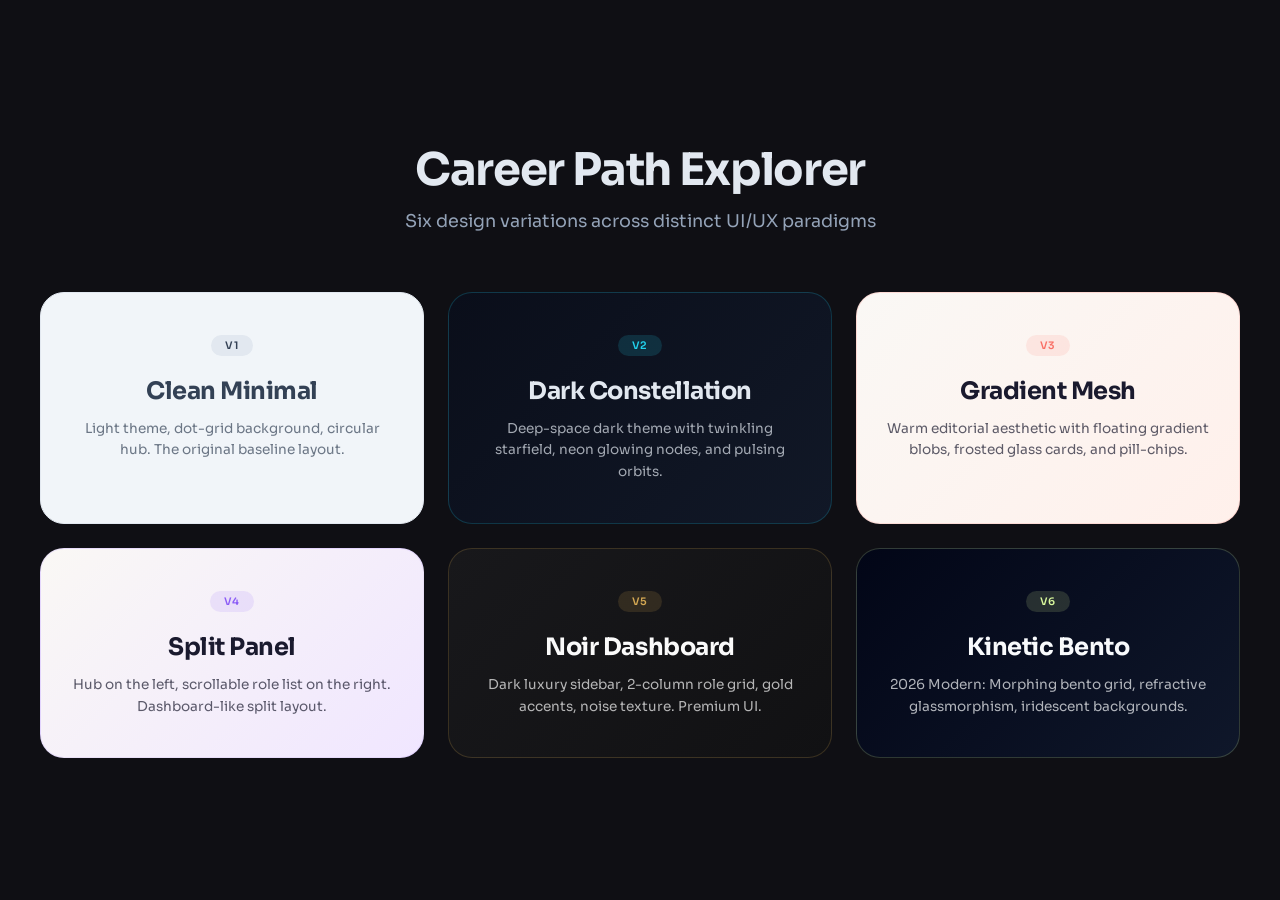
<file: index.html>
<!DOCTYPE html>
<html lang="en">
<head>
    <meta charset="UTF-8">
    <meta name="viewport" content="width=device-width, initial-scale=1.0">
    <title>Career Discovery | Project Versions</title>
    <link rel="preconnect" href="https://fonts.googleapis.com">
    <link href="https://fonts.googleapis.com/css2?family=Sora:wght@400;600;700&display=swap" rel="stylesheet">
    <link rel="stylesheet" href="style.css">
</head>
<body>
    <div class="selector-container">
        <h1>Career Path Explorer</h1>
        <p class="sub">Six design variations across distinct UI/UX paradigms</p>
        
        <div class="grid">
            <a href="https://vijay-entomo.github.io/careerpath/v1/" class="card card-v1">
                <span class="tag">V1</span>
                <h2>Clean Minimal</h2>
                <p>Light theme, dot-grid background, circular hub. The original baseline layout.</p>
            </a>
            <a href="v2/" class="card card-v2">
                <span class="tag">V2</span>
                <h2>Dark Constellation</h2>
                <p>Deep-space dark theme with twinkling starfield, neon glowing nodes, and pulsing orbits.</p>
            </a>
            <a href="v3/" class="card card-v3">
                <span class="tag">V3</span>
                <h2>Gradient Mesh</h2>
                <p>Warm editorial aesthetic with floating gradient blobs, frosted glass cards, and pill-chips.</p>
            </a>
            <a href="v4/" class="card card-v4">
                <span class="tag">V4</span>
                <h2>Split Panel</h2>
                <p>Hub on the left, scrollable role list on the right. Dashboard-like split layout.</p>
            </a>
            <a href="v5/" class="card card-v5">
                <span class="tag">V5</span>
                <h2>Noir Dashboard</h2>
                <p>Dark luxury sidebar, 2-column role grid, gold accents, noise texture. Premium UI.</p>
            </a>
            <a href="v6/" class="card card-v6">
                <span class="tag">V6</span>
                <h2>Kinetic Bento</h2>
                <p>2026 Modern: Morphing bento grid, refractive glassmorphism, iridescent backgrounds.</p>
            </a>
        </div>
    </div>
</body>
</html>
</file>
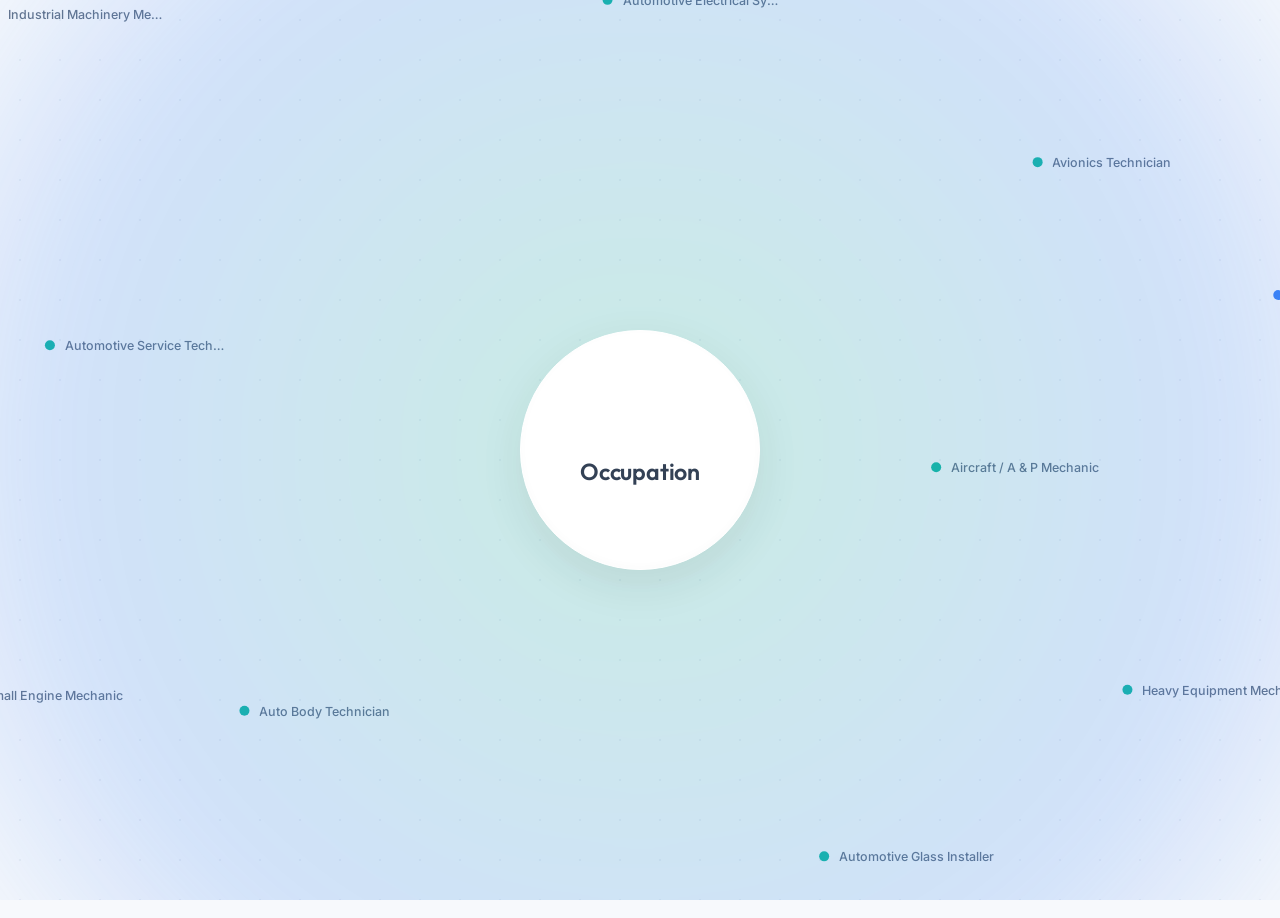
<file: v1/index.html>
<!DOCTYPE html>
<html lang="en">
<head>
    <meta charset="UTF-8">
    <meta name="viewport" content="width=device-width, initial-scale=1.0">
    <title>Career Discovery | Path Exploration</title>
    <meta name="description" content="Explore career paths and find the role that fits you best.">
    <link rel="stylesheet" href="style.css">
    <link rel="preconnect" href="https://fonts.googleapis.com">
    <link rel="preconnect" href="https://fonts.gstatic.com" crossorigin>
    <link href="https://fonts.googleapis.com/css2?family=Inter:wght@300;400;500;600&family=Outfit:wght@400;600&display=swap" rel="stylesheet">
</head>
<body>
    <div class="app-container">
        <!-- Dot Grid Background -->
        <div class="dot-grid"></div>
        
        <!-- Scene 1: Discovery Scene (Hub + Cluster) -->
        <div class="scene" id="discovery-scene">
            <div class="hub-container" id="main-hub-container">
                <div class="hub-glow"></div>
                <div class="hub" id="main-hub">
                    <div class="hub-content">
                        <!-- Back Icon Button (Hidden by default) -->
                        <div class="hub-back" id="hub-back-trigger">
                            <svg width="20" height="20" viewBox="0 0 24 24" fill="none" stroke="currentColor" stroke-width="2.5" stroke-linecap="round" stroke-linejoin="round">
                                <path d="M19 12H5M12 19l-7-7 7-7"/>
                            </svg>
                        </div>
                        <span class="hub-label">Occupation</span>
                    </div>
                </div>
            </div>
            <!-- Roles cluster injected here -->
        </div>

        <!-- Scene 2: Horizontal Path View -->
        <div class="path-view" id="path-view">
            <div class="selected-role-header">
                <div class="role-dot-large" id="path-header-dot"></div>
                <h1 id="path-role-title">Selected Role</h1>
                <p class="path-subtitle">Your unique career trajectory across 5 key progressions</p>
            </div>

            <div class="horizontal-path" id="horizontal-path">
                <!-- Milestones injected via JS -->
            </div>

            <div class="path-footer">
                <button class="explore-button" id="explore-btn">Explore</button>
                <button class="back-button" id="back-btn">Back to Selection</button>
            </div>
        </div>
    </div>
    <script src="script.js"></script>
</body>
</html>
</file>
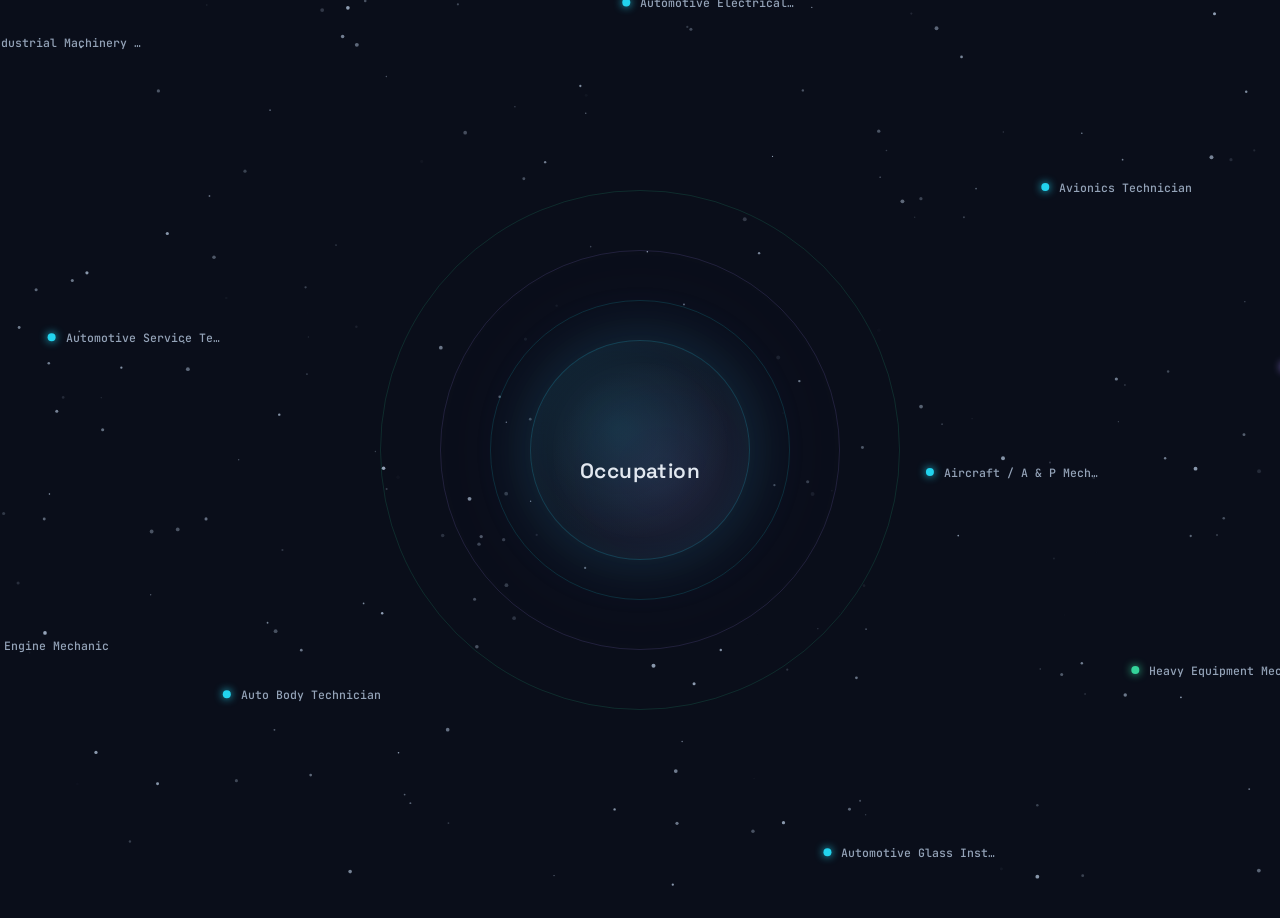
<file: v2/index.html>
<!DOCTYPE html>
<html lang="en">
<head>
    <meta charset="UTF-8">
    <meta name="viewport" content="width=device-width, initial-scale=1.0">
    <title>Career Constellation | V2</title>
    <meta name="description" content="Navigate your career constellation — discover paths in a futuristic dark interface.">
    <link rel="stylesheet" href="style.css">
    <link rel="preconnect" href="https://fonts.googleapis.com">
    <link rel="preconnect" href="https://fonts.gstatic.com" crossorigin>
    <link href="https://fonts.googleapis.com/css2?family=Space+Grotesk:wght@400;500;600;700&family=JetBrains+Mono:wght@400;500&display=swap" rel="stylesheet">
</head>
<body>
    <div class="app-container">
        <canvas id="stars-canvas"></canvas>

        <!-- Discovery Scene -->
        <div class="scene" id="discovery-scene">
            <div class="hub-container" id="main-hub-container">
                <div class="hub-ring ring-1"></div>
                <div class="hub-ring ring-2"></div>
                <div class="hub-ring ring-3"></div>
                <div class="hub" id="main-hub">
                    <div class="hub-content">
                        <div class="hub-back" id="hub-back-trigger">
                            <svg width="18" height="18" viewBox="0 0 24 24" fill="none" stroke="currentColor" stroke-width="2.5" stroke-linecap="round" stroke-linejoin="round">
                                <path d="M19 12H5M12 19l-7-7 7-7"/>
                            </svg>
                        </div>
                        <span class="hub-label">Occupation</span>
                    </div>
                </div>
            </div>
        </div>

        <!-- Path View -->
        <div class="path-view" id="path-view">
            <div class="selected-role-header">
                <div class="glow-badge" id="path-header-dot"></div>
                <h1 id="path-role-title">Selected Role</h1>
                <p class="path-subtitle">Career trajectory across 5 progression tiers</p>
            </div>
            <div class="horizontal-path" id="horizontal-path"></div>
            <div class="path-footer">
                <button class="explore-button" id="explore-btn">Explore</button>
                <button class="back-button" id="back-btn">← Back to Constellation</button>
            </div>
        </div>
    </div>
    <script src="script.js"></script>
</body>
</html>
</file>
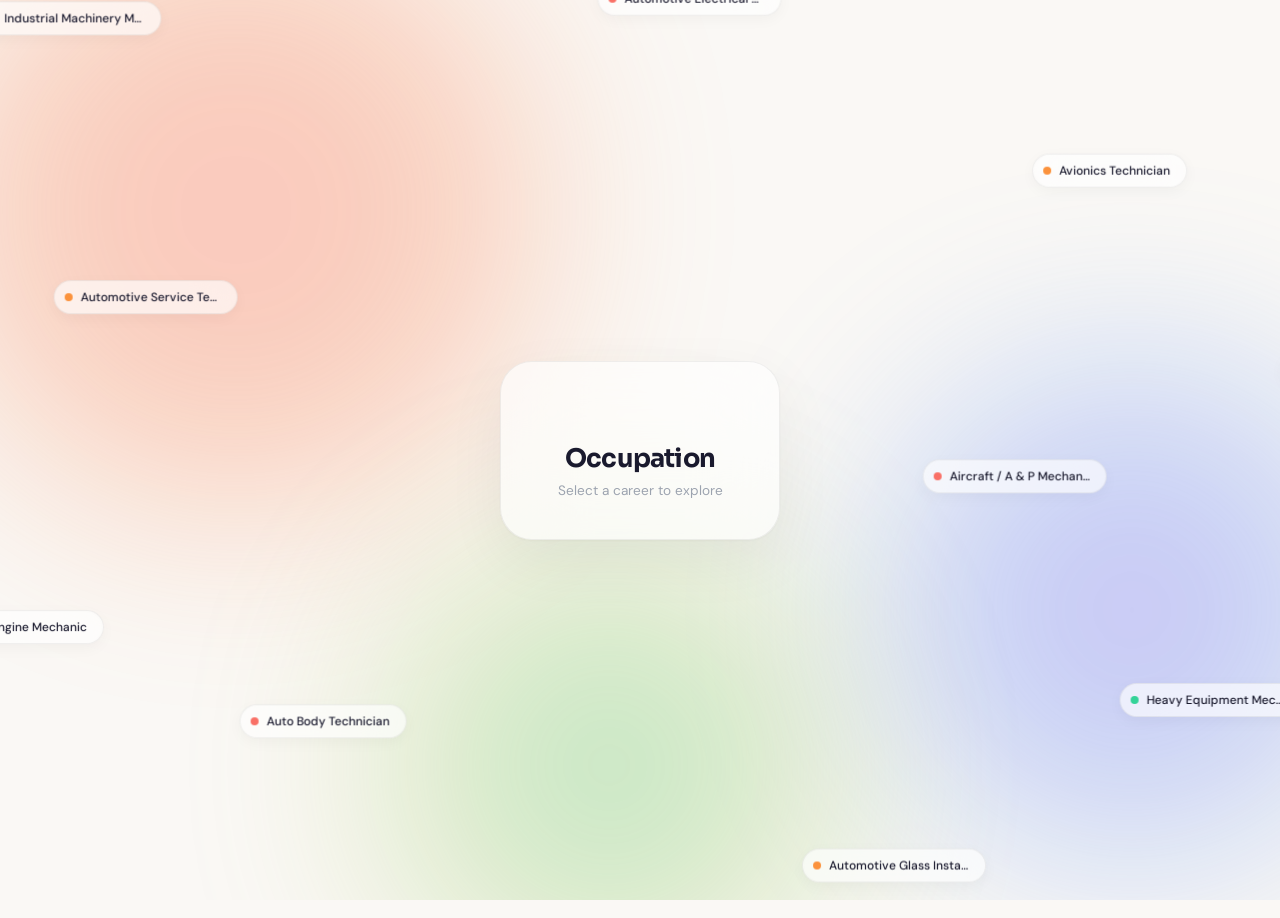
<file: v3/index.html>
<!DOCTYPE html>
<html lang="en">
<head>
    <meta charset="UTF-8">
    <meta name="viewport" content="width=device-width, initial-scale=1.0">
    <title>Career Studio | V3</title>
    <meta name="description" content="Discover careers in a premium editorial experience.">
    <link rel="stylesheet" href="style.css">
    <link rel="preconnect" href="https://fonts.googleapis.com">
    <link rel="preconnect" href="https://fonts.gstatic.com" crossorigin>
    <link href="https://fonts.googleapis.com/css2?family=Sora:wght@300;400;500;600;700&family=DM+Sans:opsz,wght@9..40,400;9..40,500;9..40,600&display=swap" rel="stylesheet">
</head>
<body>
    <div class="app-container">
        <!-- Gradient Mesh Background -->
        <div class="mesh-bg">
            <div class="mesh-blob blob-1"></div>
            <div class="mesh-blob blob-2"></div>
            <div class="mesh-blob blob-3"></div>
        </div>

        <!-- Discovery Scene -->
        <div class="scene" id="discovery-scene">
            <div class="hub-container" id="main-hub-container">
                <div class="hub" id="main-hub">
                    <div class="hub-content">
                        <div class="hub-back" id="hub-back-trigger">
                            <svg width="16" height="16" viewBox="0 0 24 24" fill="none" stroke="currentColor" stroke-width="2.5" stroke-linecap="round" stroke-linejoin="round">
                                <path d="M19 12H5M12 19l-7-7 7-7"/>
                            </svg>
                        </div>
                        <span class="hub-label">Occupation</span>
                        <span class="hub-sub">Select a career to explore</span>
                    </div>
                </div>
            </div>
        </div>

        <!-- Path View -->
        <div class="path-view" id="path-view">
            <div class="selected-role-header">
                <span class="path-chip" id="path-header-dot">Career Path</span>
                <h1 id="path-role-title">Selected Role</h1>
                <p class="path-subtitle">A 5-stage professional growth journey</p>
            </div>
            <div class="horizontal-path" id="horizontal-path"></div>
            <div class="path-footer">
                <button class="explore-button" id="explore-btn">Explore</button>
                <button class="back-button" id="back-btn">‹ Back</button>
            </div>
        </div>
    </div>
    <script src="script.js"></script>
</body>
</html>
</file>
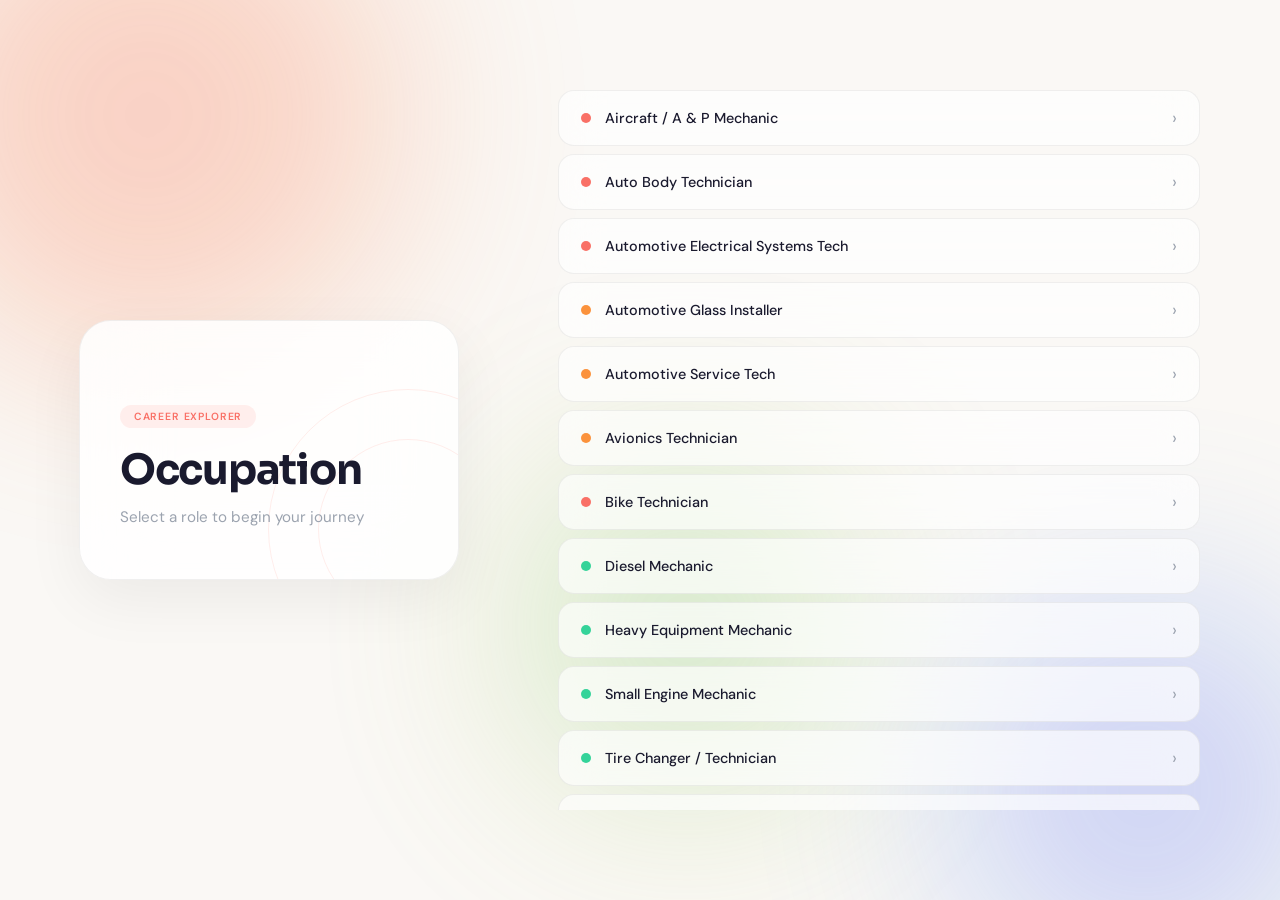
<file: v4/index.html>
<!DOCTYPE html>
<html lang="en">
<head>
    <meta charset="UTF-8">
    <meta name="viewport" content="width=device-width, initial-scale=1.0">
    <title>Career Studio | V4</title>
    <meta name="description" content="Explore career paths with a split-panel editorial layout.">
    <link rel="stylesheet" href="style.css">
    <link rel="preconnect" href="https://fonts.googleapis.com">
    <link rel="preconnect" href="https://fonts.gstatic.com" crossorigin>
    <link href="https://fonts.googleapis.com/css2?family=Sora:wght@300;400;500;600;700&family=DM+Sans:opsz,wght@9..40,400;9..40,500;9..40,600&display=swap" rel="stylesheet">
</head>
<body>
    <div class="app-container">
        <!-- Gradient Mesh Background -->
        <div class="mesh-bg">
            <div class="mesh-blob blob-1"></div>
            <div class="mesh-blob blob-2"></div>
            <div class="mesh-blob blob-3"></div>
        </div>

        <!-- Discovery Scene: Split Layout -->
        <div class="scene" id="discovery-scene">
            <!-- LEFT: Hub Panel -->
            <div class="left-panel">
                <div class="hub-card" id="main-hub">
                    <div class="hub-back" id="hub-back-trigger">
                        <svg width="16" height="16" viewBox="0 0 24 24" fill="none" stroke="currentColor" stroke-width="2.5" stroke-linecap="round" stroke-linejoin="round">
                            <path d="M19 12H5M12 19l-7-7 7-7"/>
                        </svg>
                        <span>Back</span>
                    </div>
                    <div class="hub-content">
                        <span class="hub-tag">Career Explorer</span>
                        <h1 class="hub-label" id="hub-label">Occupation</h1>
                        <p class="hub-sub" id="hub-sub">Select a role to begin your journey</p>
                    </div>
                    <div class="hub-decoration">
                        <div class="hub-circle c1"></div>
                        <div class="hub-circle c2"></div>
                    </div>
                </div>
            </div>

            <!-- RIGHT: Roles List -->
            <div class="right-panel">
                <div class="roles-list" id="roles-list">
                    <!-- Roles injected via JS -->
                </div>
            </div>
        </div>

        <!-- Path View: Same split layout -->
        <div class="path-view" id="path-view">
            <div class="left-panel">
                <div class="path-info-card">
                    <span class="path-chip" id="path-header-dot">Career Path</span>
                    <h1 id="path-role-title">Selected Role</h1>
                    <p class="path-description">Your professional growth trajectory across 5 progression tiers.</p>
                    <div class="path-actions">
                        <button class="explore-button" id="explore-btn">Explore</button>
                        <button class="back-button" id="back-btn">‹ Back</button>
                    </div>
                </div>
            </div>
            <div class="right-panel">
                <div class="path-steps" id="horizontal-path">
                    <!-- Steps injected via JS -->
                </div>
            </div>
        </div>
    </div>
    <script src="script.js"></script>
</body>
</html>
</file>
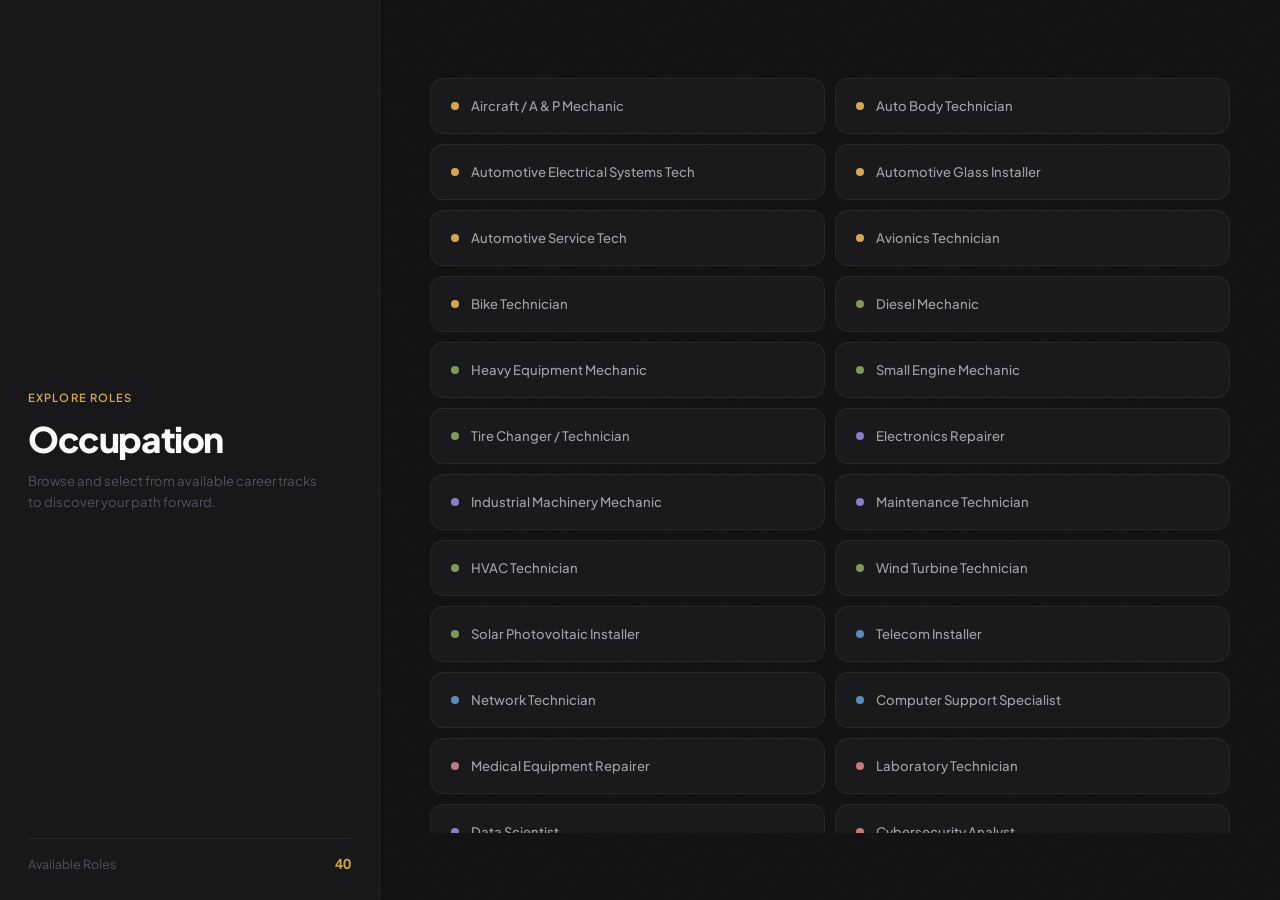
<file: v5/index.html>
<!DOCTYPE html>
<html lang="en">
<head>
    <meta charset="UTF-8">
    <meta name="viewport" content="width=device-width, initial-scale=1.0">
    <title>Career Navigator | V5</title>
    <meta name="description" content="Navigate your career in a premium dark dashboard experience.">
    <link rel="stylesheet" href="style.css">
    <link rel="preconnect" href="https://fonts.googleapis.com">
    <link rel="preconnect" href="https://fonts.gstatic.com" crossorigin>
    <link href="https://fonts.googleapis.com/css2?family=Plus+Jakarta+Sans:wght@300;400;500;600;700;800&display=swap" rel="stylesheet">
</head>
<body>
    <div class="app-container">
        <div class="noise-overlay"></div>

        <!-- Discovery Scene -->
        <div class="scene" id="discovery-scene">
            <div class="left-panel">
                <div class="sidebar-main">
                    <div class="hub-back" id="hub-back-trigger">
                        <svg width="14" height="14" viewBox="0 0 24 24" fill="none" stroke="currentColor" stroke-width="2.5" stroke-linecap="round" stroke-linejoin="round">
                            <path d="M19 12H5M12 19l-7-7 7-7"/>
                        </svg>
                        <span>Back</span>
                    </div>
                    <p class="sidebar-eyebrow" id="sidebar-eyebrow">Explore Roles</p>
                    <h1 class="sidebar-title" id="hub-label">Occupation</h1>
                    <p class="sidebar-desc" id="hub-sub">Browse and select from available career tracks to discover your path forward.</p>
                </div>
                <div class="sidebar-footer">
                    <div class="stat-row">
                        <span class="stat-label">Available Roles</span>
                        <span class="stat-value" id="role-count">40</span>
                    </div>
                </div>
            </div>

            <div class="right-panel">
                <div class="roles-grid" id="roles-list"></div>
            </div>
        </div>

        <!-- Path View -->
        <div class="path-view" id="path-view">
            <div class="left-panel">
                <div class="sidebar-main">
                    <span class="path-chip" id="path-header-dot">Career Path</span>
                    <h1 class="sidebar-title" id="path-role-title">Selected Role</h1>
                    <p class="sidebar-desc">Your structured progression from entry-level to industry leadership.</p>
                    <div class="path-progress">
                        <div class="progress-bar"><div class="progress-fill"></div></div>
                        <span class="progress-label">5 stages</span>
                    </div>
                </div>
                <div class="sidebar-footer">
                    <button class="explore-button" id="explore-btn">Explore</button>
                    <button class="back-button" id="back-btn">← Back to Selection</button>
                </div>
            </div>
            <div class="right-panel">
                <div class="path-steps" id="horizontal-path"></div>
            </div>
        </div>
    </div>
    <script src="script.js"></script>
</body>
</html>
</file>
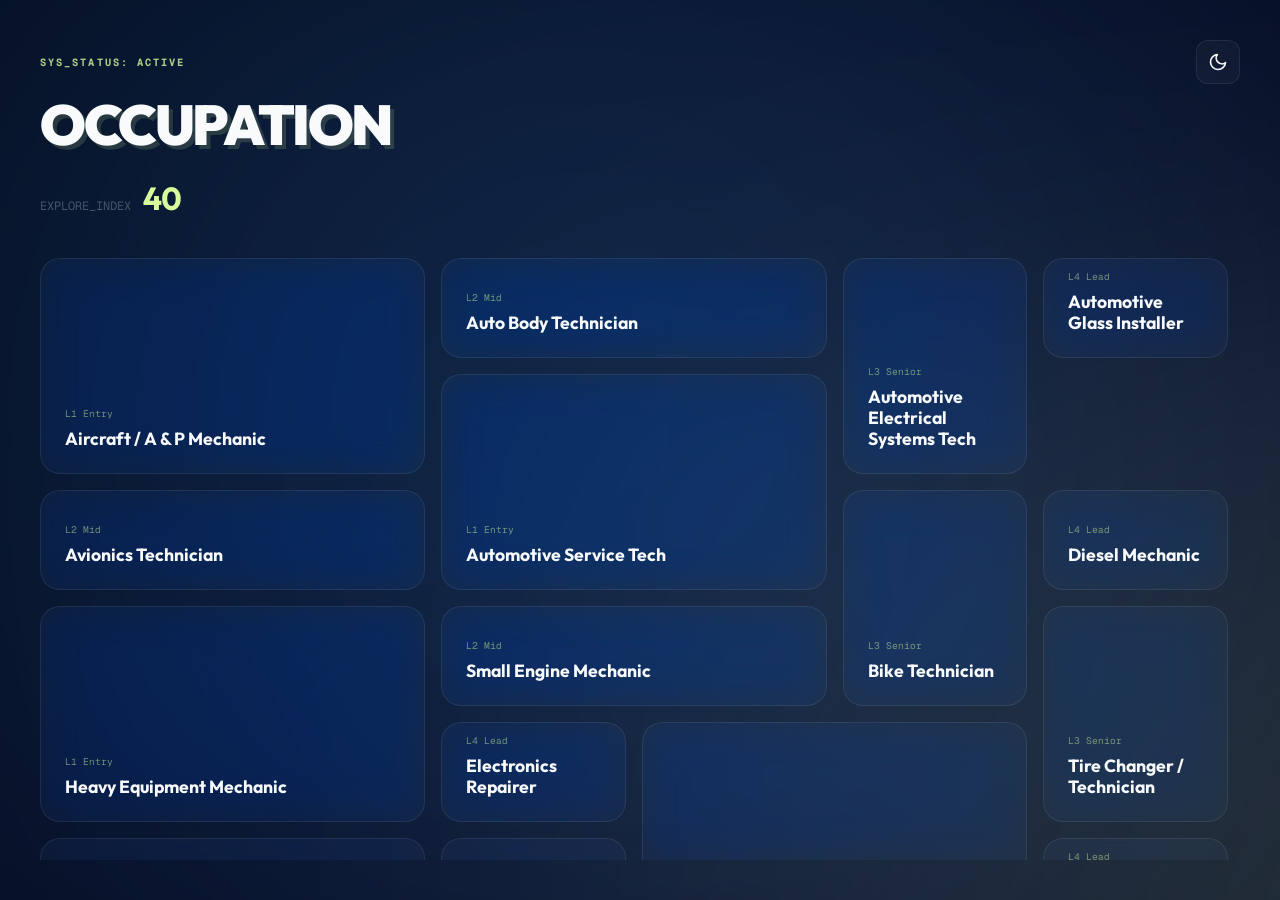
<file: v6/index.html>
<!DOCTYPE html>
<html lang="en">
<head>
    <meta charset="UTF-8">
    <meta name="viewport" content="width=device-width, initial-scale=1.0">
    <title>Career Discovery | V6 Kinetic Bento</title>
    <meta name="description" content="Discover your career in an immersive, morphing bento-grid experience of 2026.">
    <link rel="stylesheet" href="style.css">
    <link rel="preconnect" href="https://fonts.googleapis.com">
    <link rel="preconnect" href="https://fonts.gstatic.com" crossorigin>
    <link href="https://fonts.googleapis.com/css2?family=Geist+Mono:wght@100..900&family=Outfit:wght@100..900&display=swap" rel="stylesheet">
</head>
<body>
    <div class="app-container">
        <!-- Iridescent Kinetic Background -->
        <div class="bg-liquid">
            <div class="glow-layer g1"></div>
            <div class="glow-layer g2"></div>
            <div class="glow-layer g3"></div>
        </div>

        <!-- SVG Refractive Filter -->
        <svg style="display: none;">
            <defs>
                <filter id="refract">
                    <feTurbulence type="fractalNoise" baseFrequency="0.01" numOctaves="3" result="noise" />
                    <feDisplacementMap in="SourceGraphic" in2="noise" scale="10" />
                </filter>
            </defs>
        </svg>

        <!-- Dynamic Bento Board -->
        <div class="scene" id="discovery-scene">
            <div class="hero-stats">
                <div class="header-top">
                    <span class="cyber-label" id="cyber-label">SYS_STATUS: ACTIVE</span>
                    <button class="theme-toggle" id="theme-toggle" title="Toggle Theme">
                        <svg class="sun-icon" width="20" height="20" viewBox="0 0 24 24" fill="none" stroke="currentColor" stroke-width="2" stroke-linecap="round" stroke-linejoin="round"><circle cx="12" cy="12" r="5"/><line x1="12" y1="1" x2="12" y2="3"/><line x1="12" y1="21" x2="12" y2="23"/><line x1="4.22" y1="4.22" x2="5.64" y2="5.64"/><line x1="18.36" y1="18.36" x2="19.78" y2="19.78"/><line x1="1" y1="12" x2="3" y2="12"/><line x1="21" y1="12" x2="23" y2="12"/><line x1="4.22" y1="19.78" x2="5.64" y2="18.36"/><line x1="18.36" y1="5.64" x2="19.78" y2="4.22"/></svg>
                        <svg class="moon-icon" width="20" height="20" viewBox="0 0 24 24" fill="none" stroke="currentColor" stroke-width="2" stroke-linecap="round" stroke-linejoin="round"><path d="M21 12.79A9 9 0 1 1 11.21 3 7 7 0 0 0 21 12.79z"/></svg>
                    </button>
                </div>
                <h1 class="glitch-text" id="glitch-header" data-text="OCCUPATION">OCCUPATION</h1>
                <div class="metric">
                    <span class="label">EXPLORE_INDEX</span>
                    <span class="value" id="role-count">40</span>
                </div>
            </div>

            <div class="bento-board" id="bento-grid">
                <!-- Tiles injected via JS -->
            </div>

            <!-- Back Toggle (Floating in V6) -->
            <div class="back-pill" id="hub-back-trigger">
                <span>REVERSE_PATH</span>
                <svg width="18" height="18" viewBox="0 0 24 24" fill="none" stroke="currentColor" stroke-width="2.5">
                    <path d="M19 12H5M12 19l-7-7 7-7"/>
                </svg>
            </div>
        </div>

        <!-- Path View (Integrated into the Bento) -->
        <div class="path-view" id="path-view">
            <div class="path-header">
                <div class="refractive-header">
                    <span class="id-badge" id="path-header-id">LEVEL: L1 Entry</span>
                    <h2 id="path-role-title">Selected role</h2>
                </div>
                <div class="path-info">
                    <p>Morphological trajectory across 5 evolutionary stages.</p>
                    <div class="action-row">
                        <button class="btn-primary" id="explore-btn">INIT_EXPLORE</button>
                        <button class="btn-secondary" id="back-btn">RETURN</button>
                    </div>
                </div>
            </div>
            
            <div class="path-timeline" id="horizontal-path">
                <!-- Kinetic Milestones injected here -->
            </div>
        </div>
    </div>
    <script src="script.js"></script>
</body>
</html>
</file>
<file: style.css>
* { margin: 0; padding: 0; box-sizing: border-box; }

body {
    font-family: 'Sora', sans-serif;
    background: #0f0f14;
    color: #e2e8f0;
    min-height: 100vh;
    display: flex;
    flex-direction: column;
    align-items: center;
    justify-content: center;
    padding: 40px;
}

.selector-container {
    max-width: 1200px;
    width: 100%;
    text-align: center;
}

h1 {
    font-size: 2.8rem;
    font-weight: 700;
    margin-bottom: 12px;
    letter-spacing: -0.03em;
}

p.sub {
    color: #94a3b8;
    margin-bottom: 60px;
    font-size: 1.1rem;
}

.grid {
    display: grid;
    grid-template-columns: repeat(3, 1fr);
    gap: 24px;
}

.card {
    position: relative;
    border-radius: 24px;
    padding: 40px 30px;
    text-align: center;
    cursor: pointer;
    transition: all 0.35s cubic-bezier(0.175, 0.885, 0.32, 1.275);
    text-decoration: none;
    overflow: hidden;
}

.card:hover {
    transform: translateY(-8px) scale(1.02);
}

.card-v1 { background: #f1f5f9; border: 1px solid #e2e8f0; color: #334155; }
.card-v1:hover { box-shadow: 0 20px 50px rgba(0,0,0,0.15); }

.card-v2 { background: linear-gradient(135deg, #0a0e1a, #111827); border: 1px solid rgba(34,211,238,0.2); color: #e2e8f0; }
.card-v2:hover { box-shadow: 0 20px 50px rgba(34,211,238,0.2); }

.card-v3 { background: linear-gradient(135deg, #faf8f5, #fff0eb); border: 1px solid rgba(249,112,102,0.2); color: #1a1a2e; }
.card-v3:hover { box-shadow: 0 20px 50px rgba(249,112,102,0.15); }

.card-v4 { background: linear-gradient(135deg, #faf8f5, #f0e6ff); border: 1px solid rgba(139,92,246,0.15); color: #1a1a2e; }
.card-v4:hover { box-shadow: 0 20px 50px rgba(139,92,246,0.15); }

.card-v5 { background: linear-gradient(135deg, #18181b, #111113); border: 1px solid rgba(212,168,83,0.2); color: #fafafa; }
.card-v5:hover { box-shadow: 0 20px 50px rgba(212,168,83,0.2); }

.card-v6 { background: linear-gradient(135deg, #020617, #0f172a); border: 1px solid rgba(217,249,157,0.2); color: #f8fafc; }
.card-v6:hover { box-shadow: 0 20px 50px rgba(217,249,157,0.25); }

.tag {
    display: inline-block;
    padding: 4px 14px;
    border-radius: 50px;
    font-size: 0.65rem;
    font-weight: 600;
    text-transform: uppercase;
    letter-spacing: 0.08em;
    margin-bottom: 20px;
}

.card-v1 .tag { background: #e2e8f0; color: #334155; }
.card-v2 .tag { background: rgba(34,211,238,0.15); color: #22d3ee; }
.card-v3 .tag { background: rgba(249,112,102,0.12); color: #f97066; }
.card-v4 .tag { background: rgba(139,92,246,0.12); color: #8b5cf6; }
.card-v5 .tag { background: rgba(212,168,83,0.15); color: #d4a853; }
.card-v6 .tag { background: rgba(217,249,157,0.15); color: #d9f99d; }

.card h2 { font-size: 1.5rem; margin-bottom: 12px; font-weight: 700; letter-spacing: -0.02em; }
.card p { font-size: 0.85rem; opacity: 0.7; line-height: 1.6; }

@media (max-width: 960px) { .grid { grid-template-columns: repeat(2, 1fr); } }
@media (max-width: 600px) { .grid { grid-template-columns: 1fr; } }
</file>
<file: v1/style.css>
:root {
    --bg-color: #f7f9fc;
    --dot-color: #e2e8f0;
    --hub-color: #ffffff;
    --hub-glow: rgba(255, 255, 255, 0.8);
    --hub-shadow: rgba(0, 0, 0, 0.1);
    --text-primary: #334155;
    --text-secondary: #64748b;
    --color-blue: #3b82f6;
    --color-green: #10b981;
    --color-teal: #14b8a6;
    --color-violet: #8b5cf6;
    --color-rose: #f43f5e;
}

* {
    margin: 0;
    padding: 0;
    box-sizing: border-box;
}

body {
    font-family: 'Inter', sans-serif;
    background-color: var(--bg-color);
    color: var(--text-primary);
    overflow-x: hidden;
    overflow-y: auto; 
    min-height: 100vh;
    width: 100vw;
}

.app-container {
    position: relative;
    width: 100%;
    min-height: 100vh;
    display: flex;
    justify-content: center;
    align-items: flex-start;
}

/* Dot Grid Background Animation */
.dot-grid {
    position: fixed;
    top: 0;
    left: 0;
    width: 100vw;
    height: 100vh;
    background-image: radial-gradient(var(--dot-color) 1.5px, transparent 1.5px);
    background-size: 40px 40px;
    z-index: 0;
    opacity: 0.6;
}

/* Scene 1: Discovery Scene Container */
.scene {
    position: fixed;
    top: 0;
    left: 0;
    width: 100vw;
    height: 100vh;
    z-index: 1;
    display: grid;
    place-items: center;
    overflow: hidden;
    transition: opacity 0.8s cubic-bezier(0.4, 0, 0.2, 1), transform 0.8s cubic-bezier(0.4, 0, 0.2, 1);
}

.scene.hidden {
    opacity: 0;
    transform: scale(0.9) translateY(-20px);
    pointer-events: none;
}

/* Hub Styles */
.hub-container {
    grid-area: 1 / 1;
    width: 240px;
    height: 240px;
    display: grid;
    place-items: center;
    animation: hub-float 6s ease-in-out infinite;
    z-index: 10;
}

.hub-glow {
    position: absolute;
    width: 150%;
    height: 150%;
    border-radius: 50%;
    background: radial-gradient(circle, rgba(16, 185, 129, 0.2) 0%, rgba(59, 130, 246, 0.2) 50%, transparent 70%);
    filter: blur(50px);
    z-index: 1;
    animation: hub-glow-pulse 10s ease-in-out infinite alternate;
}

.hub {
    position: relative;
    width: 100%;
    height: 100%;
    background-color: var(--hub-color);
    border-radius: 50%;
    box-shadow: 
        0 15px 45px rgba(0, 0, 0, 0.08),
        inset 0 -2px 10px rgba(0, 0, 0, 0.02);
    display: flex;
    justify-content: center;
    align-items: center;
    text-align: center;
    padding: 30px;
    z-index: 5;
    border: 1px solid rgba(255, 255, 255, 1);
    cursor: pointer;
    transition: border 0.5s ease-in-out, transform 0.3s ease;
}

.hub:hover {
    transform: scale(1.03);
}

.hub-content {
    display: flex;
    flex-direction: column;
    justify-content: center;
    align-items: center;
    gap: 12px;
}

.hub-back {
    width: 32px;
    height: 32px;
    border-radius: 50%;
    display: flex;
    justify-content: center;
    align-items: center;
    background: rgba(0, 0, 0, 0.05);
    color: var(--text-secondary);
    cursor: pointer;
    opacity: 0;
    pointer-events: none;
    transform: translateY(-5px);
    transition: all 0.3s ease;
}

/* Visibility State through Hub Class */
.hub.drilled .hub-back {
    opacity: 1;
    pointer-events: all;
    transform: translateY(0);
}

.hub-back:hover {
    background: rgba(0, 0, 0, 0.1);
    color: var(--text-primary);
    transform: scale(1.1);
}

.hub-label {
    font-family: 'Outfit', sans-serif;
    font-size: 1.45rem; 
    color: var(--text-primary); 
    line-height: 1.2;
    font-weight: 600; 
    letter-spacing: -0.01em;
    transition: all 0.4s ease;
}

/* Role Node Styles */
.role-node {
    grid-area: 1 / 1;
    display: flex;
    align-items: center;
    gap: 10px;
    cursor: pointer;
    transition: all 0.6s cubic-bezier(0.2, 0.8, 0.2, 1);
    z-index: 2;
    opacity: 0;
    transform: translate(var(--tx), var(--ty)) scale(0.5);
}

.role-node.visible {
    opacity: 1;
    transform: translate(var(--tx), var(--ty)) scale(1);
}

.role-dot {
    width: 10px;
    height: 10px;
    border-radius: 50%;
    background-color: currentColor;
    transition: all 0.3s ease;
    flex-shrink: 0;
}

.role-label {
    font-size: 0.78rem; 
    font-weight: 500;
    color: var(--text-secondary);
    white-space: nowrap;
    overflow: hidden;
    text-overflow: ellipsis;
    max-width: 160px;
    transition: all 0.3s ease;
}

.role-node:hover {
    z-index: 50;
}

.role-node:hover .role-dot {
    transform: scale(1.6);
    box-shadow: 0 0 15px currentColor;
}

.role-node:hover .role-label {
    color: var(--text-primary);
    transform: translateX(4px);
    font-weight: 600;
}

/* Scene 2: Path View - Horizontal Roadmap */
.path-view {
    position: relative;
    width: 100%;
    min-height: 100vh;
    display: flex;
    flex-direction: column;
    align-items: center;
    justify-content: center;
    padding: 80px 20px;
    opacity: 0;
    transform: translateY(40px) scale(0.95);
    pointer-events: none;
    transition: all 0.8s cubic-bezier(0.23, 1, 0.32, 1);
    z-index: 20;
}

.path-view.visible {
    opacity: 1;
    transform: translateY(0) scale(1);
    pointer-events: all;
}

.selected-role-header {
    margin-bottom: 80px;
    text-align: center;
}

.role-dot-large {
    width: 32px;
    height: 32px;
    border-radius: 50%;
    margin-bottom: 20px;
    display: inline-block;
}

.selected-role-header h1 {
    font-family: 'Outfit', sans-serif;
    font-size: 2.4rem;
    color: var(--text-primary);
    font-weight: 600;
    letter-spacing: -0.02em;
}

.path-subtitle {
    color: var(--text-secondary);
    font-size: 1.1rem;
    margin-top: 10px;
}

/* Horizontal Timeline Progress */
.horizontal-path {
    position: relative;
    width: 100%;
    max-width: 1200px;
    display: flex;
    justify-content: space-between;
    align-items: flex-start;
    padding: 60px 40px;
    margin-bottom: 80px;
    overflow-x: auto;
    scrollbar-width: none; /* Hide scrollbar for clean look */
}

.horizontal-path::-webkit-scrollbar {
    display: none;
}

.horizontal-path::before {
    content: '';
    position: absolute;
    top: 105px;
    left: 80px;
    right: 80px;
    height: 3px;
    background: linear-gradient(90deg, transparent, var(--dot-color), var(--dot-color), transparent);
    z-index: 1;
}

.h-milestone {
    position: relative;
    display: flex;
    flex-direction: column;
    align-items: center;
    text-align: center;
    flex: 1;
    min-width: 200px;
    z-index: 2;
    opacity: 0;
    transform: translateY(20px);
}

.path-view.visible .h-milestone {
    animation: hSlideIn 0.6s cubic-bezier(0.19, 1, 0.22, 1) forwards;
    animation-delay: calc(var(--delay) * 0.15s + 0.4s);
}

.h-dot {
    width: 22px;
    height: 22px;
    border-radius: 50%;
    background: white;
    border: 5px solid var(--dot-color);
    margin-bottom: 30px;
    background-color: var(--dot-color);
    transition: all 0.4s cubic-bezier(0.175, 0.885, 0.32, 1.275);
    z-index: 3;
    position: relative;
}

.h-milestone:first-child .h-dot {
    border-color: currentColor;
    background-color: white;
    transform: scale(1.3);
}

.h-info h3 {
    font-family: 'Outfit', sans-serif;
    font-size: 1.1rem;
    color: var(--text-primary);
    margin-bottom: 12px;
    line-height: 1.3;
}

.h-tag {
    display: inline-block;
    padding: 4px 12px;
    background: rgba(0,0,0,0.04);
    border-radius: 20px;
    font-size: 0.7rem;
    font-weight: 600;
    text-transform: uppercase;
    letter-spacing: 0.05em;
    color: var(--text-secondary);
}

.path-footer {
    display: flex;
    flex-direction: column;
    align-items: center;
    gap: 20px;
    margin-top: 40px;
}

.explore-button {
    background: linear-gradient(135deg, var(--color-teal), var(--color-blue));
    color: white;
    border: none;
    padding: 16px 48px;
    border-radius: 50px;
    font-family: 'Outfit', sans-serif;
    font-weight: 600;
    font-size: 1.1rem;
    cursor: pointer;
    box-shadow: 0 10px 30px rgba(20, 184, 166, 0.3);
    transition: all 0.3s cubic-bezier(0.175, 0.885, 0.32, 1.275);
}

.explore-button:hover {
    transform: translateY(-4px) scale(1.05);
    box-shadow: 0 15px 40px rgba(59, 130, 246, 0.4);
}

.back-button {
    background: transparent;
    color: var(--text-secondary);
    border: none;
    font-size: 0.9rem;
    font-weight: 500;
    cursor: pointer;
    text-decoration: underline;
    opacity: 0.7;
    transition: opacity 0.3s ease;
}

.back-button:hover {
    opacity: 1;
}

/* Animations */
@keyframes hSlideIn {
    to {
        opacity: 1;
        transform: translateY(0);
    }
}

@keyframes hub-float {
    0%, 100% { transform: translateY(0) rotate(0deg); }
    50% { transform: translateY(-15px) rotate(2deg); }
}

@keyframes hub-glow-pulse {
    0% { transform: scale(1) rotate(0deg); opacity: 0.6; }
    50% { transform: scale(1.1) rotate(180deg); opacity: 1; }
    100% { transform: scale(1) rotate(360deg); opacity: 0.6; }
}
</file>
<file: v2/style.css>
:root {
    --bg-deep: #0a0e1a;
    --bg-surface: #111827;
    --bg-card: rgba(17, 24, 39, 0.7);
    --border-subtle: rgba(255, 255, 255, 0.06);
    --text-primary: #e2e8f0;
    --text-secondary: #94a3b8;
    --text-muted: #475569;
    --neon-cyan: #22d3ee;
    --neon-violet: #a78bfa;
    --neon-emerald: #34d399;
    --neon-rose: #fb7185;
    --neon-amber: #fbbf24;
}

* { margin: 0; padding: 0; box-sizing: border-box; }

body {
    font-family: 'Space Grotesk', sans-serif;
    background-color: var(--bg-deep);
    color: var(--text-primary);
    overflow-x: hidden;
    overflow-y: auto;
    min-height: 100vh;
    width: 100vw;
}

.app-container {
    position: relative;
    width: 100%;
    min-height: 100vh;
    display: flex;
    justify-content: center;
    align-items: flex-start;
}

/* Starfield Canvas */
#stars-canvas {
    position: fixed;
    top: 0; left: 0;
    width: 100vw;
    height: 100vh;
    z-index: 0;
}

/* Discovery Scene */
.scene {
    position: fixed;
    top: 0; left: 0;
    width: 100vw;
    height: 100vh;
    z-index: 1;
    display: grid;
    place-items: center;
    overflow: hidden;
    transition: opacity 0.8s cubic-bezier(0.4, 0, 0.2, 1), transform 0.8s cubic-bezier(0.4, 0, 0.2, 1);
}
.scene.hidden {
    opacity: 0;
    transform: scale(0.85);
    pointer-events: none;
}

/* Hub — Glowing Orb */
.hub-container {
    grid-area: 1 / 1;
    width: 220px;
    height: 220px;
    display: grid;
    place-items: center;
    z-index: 10;
    position: relative;
}

.hub-ring {
    position: absolute;
    border-radius: 50%;
    border: 1px solid;
    opacity: 0.15;
}
.ring-1 {
    width: 300px; height: 300px;
    border-color: var(--neon-cyan);
    animation: ringPulse 4s ease-in-out infinite;
}
.ring-2 {
    width: 400px; height: 400px;
    border-color: var(--neon-violet);
    animation: ringPulse 5s ease-in-out infinite 1s;
}
.ring-3 {
    width: 520px; height: 520px;
    border-color: var(--neon-emerald);
    animation: ringPulse 6s ease-in-out infinite 2s;
}

.hub {
    position: relative;
    width: 100%;
    height: 100%;
    background: radial-gradient(circle at 40% 40%, rgba(34, 211, 238, 0.12), transparent 60%),
                radial-gradient(circle at 60% 60%, rgba(167, 139, 250, 0.1), transparent 60%),
                var(--bg-surface);
    border-radius: 50%;
    box-shadow:
        0 0 60px rgba(34, 211, 238, 0.15),
        0 0 120px rgba(167, 139, 250, 0.08),
        inset 0 0 30px rgba(34, 211, 238, 0.05);
    display: flex;
    justify-content: center;
    align-items: center;
    text-align: center;
    padding: 30px;
    z-index: 5;
    border: 1px solid rgba(34, 211, 238, 0.2);
    cursor: pointer;
    transition: border-color 0.5s ease, transform 0.3s ease, box-shadow 0.5s ease;
}
.hub:hover {
    transform: scale(1.04);
    box-shadow:
        0 0 80px rgba(34, 211, 238, 0.25),
        0 0 150px rgba(167, 139, 250, 0.12);
}

.hub-content {
    display: flex;
    flex-direction: column;
    justify-content: center;
    align-items: center;
    gap: 12px;
}

.hub-back {
    width: 30px; height: 30px;
    border-radius: 50%;
    display: flex;
    justify-content: center;
    align-items: center;
    background: rgba(255, 255, 255, 0.06);
    color: var(--text-secondary);
    cursor: pointer;
    opacity: 0;
    pointer-events: none;
    transform: translateY(-5px);
    transition: all 0.3s ease;
}
.hub.drilled .hub-back {
    opacity: 1;
    pointer-events: all;
    transform: translateY(0);
}
.hub-back:hover {
    background: rgba(255, 255, 255, 0.12);
    color: var(--neon-cyan);
}

.hub-label {
    font-family: 'Space Grotesk', sans-serif;
    font-size: 1.3rem;
    color: var(--text-primary);
    font-weight: 600;
    letter-spacing: 0.02em;
    transition: all 0.4s ease;
}

/* Role Nodes — Constellation Stars */
.role-node {
    grid-area: 1 / 1;
    display: flex;
    align-items: center;
    gap: 10px;
    cursor: pointer;
    transition: all 0.6s cubic-bezier(0.2, 0.8, 0.2, 1);
    z-index: 2;
    opacity: 0;
    transform: translate(var(--tx), var(--ty)) scale(0.5);
}
.role-node.visible {
    opacity: 1;
    transform: translate(var(--tx), var(--ty)) scale(1);
}

.role-dot {
    width: 8px; height: 8px;
    border-radius: 50%;
    background-color: currentColor;
    box-shadow: 0 0 8px currentColor;
    transition: all 0.3s ease;
    flex-shrink: 0;
}

.role-label {
    font-family: 'JetBrains Mono', monospace;
    font-size: 0.72rem;
    font-weight: 500;
    color: var(--text-secondary);
    white-space: nowrap;
    overflow: hidden;
    text-overflow: ellipsis;
    max-width: 160px;
    transition: all 0.3s ease;
}

.role-node:hover { z-index: 50; }
.role-node:hover .role-dot {
    transform: scale(2);
    box-shadow: 0 0 20px currentColor, 0 0 40px currentColor;
}
.role-node:hover .role-label {
    color: var(--text-primary);
    transform: translateX(4px);
    text-shadow: 0 0 10px currentColor;
}

/* Constellation Lines */
.constellation-line {
    position: absolute;
    height: 1px;
    background: linear-gradient(90deg, currentColor, transparent);
    opacity: 0.08;
    transform-origin: left center;
    z-index: 1;
    pointer-events: none;
}

/* Path View */
.path-view {
    position: relative;
    width: 100%;
    min-height: 100vh;
    display: flex;
    flex-direction: column;
    align-items: center;
    justify-content: center;
    padding: 80px 20px;
    opacity: 0;
    transform: translateY(40px) scale(0.95);
    pointer-events: none;
    transition: all 0.8s cubic-bezier(0.23, 1, 0.32, 1);
    z-index: 20;
}
.path-view.visible {
    opacity: 1;
    transform: translateY(0) scale(1);
    pointer-events: all;
}

.selected-role-header {
    margin-bottom: 60px;
    text-align: center;
}
.glow-badge {
    width: 28px; height: 28px;
    border-radius: 50%;
    display: inline-block;
    margin-bottom: 16px;
}
.selected-role-header h1 {
    font-family: 'Space Grotesk', sans-serif;
    font-size: 2.4rem;
    font-weight: 700;
    letter-spacing: -0.02em;
    background: linear-gradient(135deg, var(--neon-cyan), var(--neon-violet));
    -webkit-background-clip: text;
    -webkit-text-fill-color: transparent;
    background-clip: text;
}
.path-subtitle {
    color: var(--text-muted);
    font-size: 1rem;
    margin-top: 10px;
    font-family: 'JetBrains Mono', monospace;
}

/* Horizontal Path */
.horizontal-path {
    position: relative;
    width: 100%;
    max-width: 1200px;
    display: flex;
    justify-content: space-between;
    align-items: flex-start;
    padding: 50px 40px;
    margin-bottom: 60px;
    overflow-x: auto;
    scrollbar-width: none;
}
.horizontal-path::-webkit-scrollbar { display: none; }
.horizontal-path::before {
    content: '';
    position: absolute;
    top: 96px;
    left: 80px; right: 80px;
    height: 2px;
    background: linear-gradient(90deg, transparent, var(--neon-cyan), var(--neon-violet), transparent);
    opacity: 0.4;
    z-index: 1;
}

.h-milestone {
    position: relative;
    display: flex;
    flex-direction: column;
    align-items: center;
    text-align: center;
    flex: 1;
    min-width: 180px;
    z-index: 2;
    opacity: 0;
    transform: translateY(20px);
}
.path-view.visible .h-milestone {
    animation: hSlideIn 0.6s cubic-bezier(0.19, 1, 0.22, 1) forwards;
    animation-delay: calc(var(--delay) * 0.15s + 0.4s);
}

.h-dot {
    width: 18px; height: 18px;
    border-radius: 50%;
    background: var(--bg-surface);
    border: 3px solid var(--text-muted);
    margin-bottom: 24px;
    z-index: 3;
    transition: all 0.4s ease;
    box-shadow: 0 0 10px transparent;
}
.h-milestone:first-child .h-dot {
    border-color: var(--neon-cyan);
    background: var(--bg-deep);
    box-shadow: 0 0 15px var(--neon-cyan);
    transform: scale(1.3);
}

.h-info h3 {
    font-family: 'Space Grotesk', sans-serif;
    font-size: 1rem;
    color: var(--text-primary);
    margin-bottom: 10px;
}
.h-tag {
    display: inline-block;
    padding: 3px 12px;
    background: rgba(34, 211, 238, 0.08);
    border: 1px solid rgba(34, 211, 238, 0.15);
    border-radius: 20px;
    font-size: 0.65rem;
    font-weight: 600;
    font-family: 'JetBrains Mono', monospace;
    text-transform: uppercase;
    letter-spacing: 0.08em;
    color: var(--neon-cyan);
    margin-bottom: 12px;
}

.path-footer {
    display: flex;
    flex-direction: column;
    align-items: center;
    gap: 16px;
    margin-top: 20px;
}

.explore-button {
    background: linear-gradient(135deg, var(--neon-cyan), var(--neon-violet));
    color: var(--bg-deep);
    border: none;
    padding: 16px 52px;
    border-radius: 50px;
    font-family: 'Space Grotesk', sans-serif;
    font-weight: 700;
    font-size: 1.1rem;
    cursor: pointer;
    box-shadow: 0 8px 30px rgba(34, 211, 238, 0.3);
    transition: all 0.3s cubic-bezier(0.175, 0.885, 0.32, 1.275);
    letter-spacing: 0.02em;
}
.explore-button:hover {
    transform: translateY(-4px) scale(1.05);
    box-shadow: 0 12px 40px rgba(167, 139, 250, 0.4);
}

.back-button {
    background: transparent;
    color: var(--text-muted);
    border: none;
    font-size: 0.85rem;
    font-weight: 500;
    cursor: pointer;
    opacity: 0.6;
    transition: opacity 0.3s ease, color 0.3s ease;
    font-family: 'JetBrains Mono', monospace;
}
.back-button:hover {
    opacity: 1;
    color: var(--neon-cyan);
}

/* Animations */
@keyframes hSlideIn {
    to { opacity: 1; transform: translateY(0); }
}
@keyframes ringPulse {
    0%, 100% { transform: scale(1); opacity: 0.12; }
    50% { transform: scale(1.06); opacity: 0.25; }
}
</file>
<file: v3/style.css>
:root {
    --bg: #faf8f5;
    --surface: rgba(255, 255, 255, 0.65);
    --surface-hover: rgba(255, 255, 255, 0.85);
    --border: rgba(0, 0, 0, 0.06);
    --text-primary: #1a1a2e;
    --text-secondary: #6b7280;
    --text-muted: #9ca3af;
    --accent-coral: #f97066;
    --accent-orange: #fb923c;
    --accent-violet: #8b5cf6;
    --accent-sky: #38bdf8;
    --accent-emerald: #34d399;
    --accent-pink: #e879a4;
    --gradient-warm: linear-gradient(135deg, #f97066, #fb923c, #fbbf24);
    --gradient-cool: linear-gradient(135deg, #8b5cf6, #38bdf8);
}

* { margin: 0; padding: 0; box-sizing: border-box; }

body {
    font-family: 'DM Sans', sans-serif;
    background-color: var(--bg);
    color: var(--text-primary);
    overflow-x: hidden;
    overflow-y: auto;
    min-height: 100vh;
    width: 100vw;
}

.app-container {
    position: relative;
    width: 100%;
    min-height: 100vh;
    display: flex;
    justify-content: center;
    align-items: flex-start;
}

/* Gradient Mesh Background */
.mesh-bg {
    position: fixed;
    top: 0; left: 0;
    width: 100vw; height: 100vh;
    z-index: 0;
    overflow: hidden;
}
.mesh-blob {
    position: absolute;
    border-radius: 50%;
    filter: blur(100px);
    opacity: 0.35;
}
.blob-1 {
    width: 600px; height: 600px;
    background: radial-gradient(circle, #f97066, #fb923c);
    top: -10%; left: -5%;
    animation: blobFloat 12s ease-in-out infinite alternate;
}
.blob-2 {
    width: 500px; height: 500px;
    background: radial-gradient(circle, #8b5cf6, #38bdf8);
    top: 40%; right: -8%;
    animation: blobFloat 15s ease-in-out infinite alternate-reverse;
}
.blob-3 {
    width: 450px; height: 450px;
    background: radial-gradient(circle, #34d399, #fbbf24);
    bottom: -10%; left: 30%;
    animation: blobFloat 10s ease-in-out infinite alternate;
}

/* Discovery Scene */
.scene {
    position: fixed;
    top: 0; left: 0;
    width: 100vw; height: 100vh;
    z-index: 1;
    display: grid;
    place-items: center;
    overflow: hidden;
    transition: opacity 0.8s cubic-bezier(0.4, 0, 0.2, 1), transform 0.8s cubic-bezier(0.4, 0, 0.2, 1);
}
.scene.hidden {
    opacity: 0;
    transform: scale(0.92);
    pointer-events: none;
}

/* Hub — Frosted Glass Rectangle */
.hub-container {
    grid-area: 1 / 1;
    z-index: 10;
}

.hub {
    width: 280px;
    padding: 40px 36px;
    background: var(--surface);
    backdrop-filter: blur(40px);
    -webkit-backdrop-filter: blur(40px);
    border-radius: 32px;
    box-shadow:
        0 20px 60px rgba(0, 0, 0, 0.06),
        0 1px 3px rgba(0, 0, 0, 0.04);
    display: flex;
    justify-content: center;
    align-items: center;
    text-align: center;
    border: 1px solid var(--border);
    cursor: pointer;
    transition: all 0.4s cubic-bezier(0.175, 0.885, 0.32, 1.275);
}
.hub:hover {
    transform: translateY(-4px);
    box-shadow:
        0 25px 70px rgba(0, 0, 0, 0.1),
        0 1px 3px rgba(0, 0, 0, 0.04);
}

.hub-content {
    display: flex;
    flex-direction: column;
    justify-content: center;
    align-items: center;
    gap: 8px;
}

.hub-back {
    width: 28px; height: 28px;
    border-radius: 50%;
    display: flex;
    justify-content: center;
    align-items: center;
    background: rgba(0, 0, 0, 0.04);
    color: var(--text-secondary);
    cursor: pointer;
    opacity: 0;
    pointer-events: none;
    transform: translateY(-4px);
    transition: all 0.3s ease;
    margin-bottom: 4px;
}
.hub.drilled .hub-back {
    opacity: 1;
    pointer-events: all;
    transform: translateY(0);
}
.hub-back:hover {
    background: rgba(0, 0, 0, 0.08);
    color: var(--accent-coral);
}

.hub-label {
    font-family: 'Sora', sans-serif;
    font-size: 1.6rem;
    color: var(--text-primary);
    font-weight: 700;
    letter-spacing: -0.03em;
    transition: all 0.4s ease;
}

.hub-sub {
    font-size: 0.85rem;
    color: var(--text-muted);
    font-weight: 400;
    transition: opacity 0.4s ease;
}

/* Role Nodes — Floating Chips */
.role-node {
    grid-area: 1 / 1;
    display: flex;
    align-items: center;
    gap: 8px;
    padding: 8px 16px 8px 10px;
    background: var(--surface);
    backdrop-filter: blur(20px);
    -webkit-backdrop-filter: blur(20px);
    border: 1px solid var(--border);
    border-radius: 50px;
    cursor: pointer;
    transition: all 0.6s cubic-bezier(0.2, 0.8, 0.2, 1);
    z-index: 2;
    opacity: 0;
    transform: translate(var(--tx), var(--ty)) scale(0.5);
    box-shadow: 0 4px 15px rgba(0, 0, 0, 0.04);
}
.role-node.visible {
    opacity: 1;
    transform: translate(var(--tx), var(--ty)) scale(1);
}
.role-node:hover {
    z-index: 50;
    background: var(--surface-hover);
    transform: translate(var(--tx), var(--ty)) scale(1.08);
    box-shadow: 0 8px 25px rgba(0, 0, 0, 0.08);
}

.role-dot {
    width: 8px; height: 8px;
    border-radius: 50%;
    background-color: currentColor;
    flex-shrink: 0;
}

.role-label {
    font-size: 0.75rem;
    font-weight: 500;
    color: var(--text-primary);
    white-space: nowrap;
    overflow: hidden;
    text-overflow: ellipsis;
    max-width: 140px;
}

/* Path View */
.path-view {
    position: relative;
    width: 100%;
    min-height: 100vh;
    display: flex;
    flex-direction: column;
    align-items: center;
    justify-content: center;
    padding: 80px 20px;
    opacity: 0;
    transform: translateY(40px) scale(0.95);
    pointer-events: none;
    transition: all 0.8s cubic-bezier(0.23, 1, 0.32, 1);
    z-index: 20;
}
.path-view.visible {
    opacity: 1;
    transform: translateY(0) scale(1);
    pointer-events: all;
}

.selected-role-header {
    margin-bottom: 60px;
    text-align: center;
}
.path-chip {
    display: inline-block;
    padding: 6px 18px;
    border-radius: 50px;
    font-size: 0.75rem;
    font-weight: 600;
    text-transform: uppercase;
    letter-spacing: 0.06em;
    color: white;
    background: var(--gradient-warm);
    margin-bottom: 20px;
}
.selected-role-header h1 {
    font-family: 'Sora', sans-serif;
    font-size: 3rem;
    font-weight: 700;
    color: var(--text-primary);
    letter-spacing: -0.03em;
    line-height: 1.1;
}
.path-subtitle {
    color: var(--text-muted);
    font-size: 1rem;
    margin-top: 12px;
}

/* Horizontal Path — Glass Cards */
.horizontal-path {
    position: relative;
    width: 100%;
    max-width: 1200px;
    display: flex;
    justify-content: space-between;
    gap: 20px;
    padding: 20px;
    margin-bottom: 60px;
    overflow-x: auto;
    scrollbar-width: none;
}
.horizontal-path::-webkit-scrollbar { display: none; }

.h-milestone {
    position: relative;
    display: flex;
    flex-direction: column;
    align-items: center;
    text-align: center;
    flex: 1;
    min-width: 180px;
    padding: 28px 20px;
    background: var(--surface);
    backdrop-filter: blur(30px);
    -webkit-backdrop-filter: blur(30px);
    border: 1px solid var(--border);
    border-radius: 24px;
    box-shadow: 0 8px 30px rgba(0, 0, 0, 0.04);
    z-index: 2;
    opacity: 0;
    transform: translateY(30px) rotateX(4deg);
    transition: transform 0.3s ease, box-shadow 0.3s ease;
}
.h-milestone:hover {
    transform: translateY(-4px) rotateX(0deg) !important;
    box-shadow: 0 15px 40px rgba(0, 0, 0, 0.08);
}
.path-view.visible .h-milestone {
    animation: cardSlideIn 0.7s cubic-bezier(0.19, 1, 0.22, 1) forwards;
    animation-delay: calc(var(--delay) * 0.12s + 0.3s);
}

.h-dot {
    width: 14px; height: 14px;
    border-radius: 50%;
    background: var(--accent-coral);
    margin-bottom: 20px;
    position: relative;
}
.h-milestone:first-child .h-dot {
    width: 20px; height: 20px;
    box-shadow: 0 0 20px var(--accent-coral);
}

.h-info h3 {
    font-family: 'Sora', sans-serif;
    font-size: 1rem;
    font-weight: 600;
    color: var(--text-primary);
    margin-bottom: 8px;
    line-height: 1.3;
}
.h-tag {
    display: inline-block;
    padding: 3px 10px;
    background: rgba(249, 112, 102, 0.08);
    border-radius: 20px;
    font-size: 0.65rem;
    font-weight: 600;
    text-transform: uppercase;
    letter-spacing: 0.06em;
    color: var(--accent-coral);
    margin-bottom: 10px;
}

.path-footer {
    display: flex;
    flex-direction: column;
    align-items: center;
    gap: 16px;
    margin-top: 20px;
}

.explore-button {
    background: var(--gradient-warm);
    color: white;
    border: none;
    padding: 16px 48px;
    border-radius: 50px;
    font-family: 'Sora', sans-serif;
    font-weight: 700;
    font-size: 1.1rem;
    cursor: pointer;
    box-shadow: 0 10px 30px rgba(249, 112, 102, 0.3);
    transition: all 0.3s cubic-bezier(0.175, 0.885, 0.32, 1.275);
}
.explore-button:hover {
    transform: translateY(-4px) scale(1.05);
    box-shadow: 0 15px 40px rgba(251, 146, 60, 0.4);
}

.back-button {
    background: transparent;
    color: var(--text-muted);
    border: none;
    font-size: 0.9rem;
    font-weight: 500;
    cursor: pointer;
    opacity: 0.7;
    transition: opacity 0.3s ease, color 0.3s ease;
}
.back-button:hover {
    opacity: 1;
    color: var(--accent-coral);
}

/* Animations */
@keyframes cardSlideIn {
    to { opacity: 1; transform: translateY(0) rotateX(0deg); }
}
@keyframes blobFloat {
    0% { transform: translate(0, 0) scale(1); }
    50% { transform: translate(30px, -20px) scale(1.1); }
    100% { transform: translate(-20px, 15px) scale(0.95); }
}
</file>
<file: v4/style.css>
:root {
    --bg: #faf8f5;
    --surface: rgba(255, 255, 255, 0.65);
    --surface-solid: rgba(255, 255, 255, 0.85);
    --border: rgba(0, 0, 0, 0.06);
    --text-primary: #1a1a2e;
    --text-secondary: #6b7280;
    --text-muted: #9ca3af;
    --accent-coral: #f97066;
    --accent-orange: #fb923c;
    --accent-violet: #8b5cf6;
    --accent-sky: #38bdf8;
    --accent-emerald: #34d399;
    --accent-pink: #e879a4;
    --gradient-warm: linear-gradient(135deg, #f97066, #fb923c, #fbbf24);
    --gradient-cool: linear-gradient(135deg, #8b5cf6, #38bdf8);
}

* { margin: 0; padding: 0; box-sizing: border-box; }

body {
    font-family: 'DM Sans', sans-serif;
    background-color: var(--bg);
    color: var(--text-primary);
    overflow: hidden;
    height: 100vh;
    width: 100vw;
}

.app-container {
    position: relative;
    width: 100%;
    height: 100vh;
}

/* Gradient Mesh Background */
.mesh-bg {
    position: fixed;
    top: 0; left: 0;
    width: 100vw; height: 100vh;
    z-index: 0;
    overflow: hidden;
}
.mesh-blob {
    position: absolute;
    border-radius: 50%;
    filter: blur(100px);
    opacity: 0.3;
}
.blob-1 {
    width: 500px; height: 500px;
    background: radial-gradient(circle, #f97066, #fb923c);
    top: -15%; left: -8%;
    animation: blobFloat 12s ease-in-out infinite alternate;
}
.blob-2 {
    width: 400px; height: 400px;
    background: radial-gradient(circle, #8b5cf6, #38bdf8);
    bottom: -10%; right: -5%;
    animation: blobFloat 15s ease-in-out infinite alternate-reverse;
}
.blob-3 {
    width: 350px; height: 350px;
    background: radial-gradient(circle, #34d399, #fbbf24);
    top: 50%; left: 40%;
    animation: blobFloat 10s ease-in-out infinite alternate;
}

/* ============================================
   DISCOVERY SCENE — Split Panel
   ============================================ */
.scene {
    position: fixed;
    top: 0; left: 0;
    width: 100vw; height: 100vh;
    z-index: 1;
    display: flex;
    transition: opacity 0.6s ease, transform 0.6s ease;
}
.scene.hidden {
    opacity: 0;
    transform: translateX(-40px);
    pointer-events: none;
}

/* LEFT PANEL — Hub */
.left-panel {
    width: 42%;
    height: 100vh;
    display: flex;
    align-items: center;
    justify-content: center;
    padding: 60px;
    position: relative;
    z-index: 2;
}

.hub-card {
    position: relative;
    width: 100%;
    max-width: 380px;
    padding: 50px 40px;
    background: var(--surface-solid);
    backdrop-filter: blur(40px);
    -webkit-backdrop-filter: blur(40px);
    border-radius: 32px;
    border: 1px solid var(--border);
    box-shadow: 0 20px 60px rgba(0, 0, 0, 0.06);
    overflow: hidden;
    transition: all 0.4s ease;
}

.hub-back {
    display: flex;
    align-items: center;
    gap: 6px;
    color: var(--text-muted);
    font-size: 0.8rem;
    font-weight: 500;
    cursor: pointer;
    opacity: 0;
    pointer-events: none;
    transform: translateX(-8px);
    transition: all 0.3s ease;
    margin-bottom: 16px;
}
.hub-card.drilled .hub-back {
    opacity: 1;
    pointer-events: all;
    transform: translateX(0);
}
.hub-back:hover {
    color: var(--accent-coral);
}

.hub-content {
    position: relative;
    z-index: 2;
}

.hub-tag {
    display: inline-block;
    padding: 5px 14px;
    border-radius: 50px;
    font-size: 0.65rem;
    font-weight: 600;
    text-transform: uppercase;
    letter-spacing: 0.08em;
    background: rgba(249, 112, 102, 0.1);
    color: var(--accent-coral);
    margin-bottom: 20px;
}

.hub-label {
    font-family: 'Sora', sans-serif;
    font-size: 2.6rem;
    font-weight: 700;
    color: var(--text-primary);
    letter-spacing: -0.03em;
    line-height: 1.1;
    margin-bottom: 12px;
    transition: all 0.4s ease;
}

.hub-sub {
    font-size: 0.95rem;
    color: var(--text-muted);
    line-height: 1.5;
    transition: all 0.4s ease;
}

.hub-decoration {
    position: absolute;
    bottom: -40px; right: -40px;
    z-index: 1;
}
.hub-circle {
    position: absolute;
    border-radius: 50%;
    border: 1px solid rgba(249, 112, 102, 0.12);
}
.hub-circle.c1 { width: 180px; height: 180px; bottom: 0; right: 0; }
.hub-circle.c2 { width: 280px; height: 280px; bottom: -50px; right: -50px; }

/* RIGHT PANEL — Roles List / Path Steps */
.right-panel {
    width: 58%;
    height: 100vh;
    display: flex;
    align-items: center;
    padding: 60px 60px 60px 20px;
    position: relative;
    z-index: 2;
    overflow: hidden; /* Contain children scroll */
}

.roles-list {
    width: 100%;
    max-height: 80vh;
    overflow-y: auto;
    padding-right: 20px;
    display: flex;
    flex-direction: column;
    gap: 8px;
    scrollbar-width: thin;
    scrollbar-color: rgba(0,0,0,0.08) transparent;
}
.roles-list::-webkit-scrollbar { width: 4px; }
.roles-list::-webkit-scrollbar-track { background: transparent; }
.roles-list::-webkit-scrollbar-thumb { background: rgba(0,0,0,0.1); border-radius: 10px; }

/* Role Item — List Row */
.role-item {
    display: flex;
    align-items: center;
    gap: 14px;
    padding: 16px 22px;
    background: var(--surface);
    backdrop-filter: blur(20px);
    -webkit-backdrop-filter: blur(20px);
    border: 1px solid var(--border);
    border-radius: 16px;
    cursor: pointer;
    transition: all 0.3s cubic-bezier(0.175, 0.885, 0.32, 1.275);
    opacity: 0;
    transform: translateX(20px);
}
.role-item.visible {
    opacity: 1;
    transform: translateX(0);
}
.role-item:hover {
    background: var(--surface-solid);
    transform: translateX(6px);
    box-shadow: 0 8px 25px rgba(0, 0, 0, 0.06);
}

.role-item-dot {
    width: 10px; height: 10px;
    border-radius: 50%;
    flex-shrink: 0;
}

.role-item-title {
    font-size: 0.9rem;
    font-weight: 500;
    color: var(--text-primary);
    flex: 1;
}

.role-item-arrow {
    color: var(--text-muted);
    font-size: 1.1rem;
    transition: transform 0.3s ease, color 0.3s ease;
}
.role-item:hover .role-item-arrow {
    transform: translateX(4px);
    color: var(--accent-coral);
}

/* ============================================
   PATH VIEW — Split Panel
   ============================================ */
.path-view {
    position: fixed;
    top: 0; left: 0;
    width: 100vw; height: 100vh;
    z-index: 20;
    display: flex;
    opacity: 0;
    transform: translateX(40px);
    pointer-events: none;
    transition: all 0.6s cubic-bezier(0.23, 1, 0.32, 1);
}
.path-view.visible {
    opacity: 1;
    transform: translateX(0);
    pointer-events: all;
}

.path-info-card {
    width: 100%;
    max-width: 380px;
    padding: 50px 40px;
    background: var(--surface-solid);
    backdrop-filter: blur(40px);
    -webkit-backdrop-filter: blur(40px);
    border-radius: 32px;
    border: 1px solid var(--border);
    box-shadow: 0 20px 60px rgba(0, 0, 0, 0.06);
}

.path-chip {
    display: inline-block;
    padding: 5px 16px;
    border-radius: 50px;
    font-size: 0.7rem;
    font-weight: 600;
    text-transform: uppercase;
    letter-spacing: 0.06em;
    color: white;
    background: var(--gradient-warm);
    margin-bottom: 24px;
}

.path-info-card h1 {
    font-family: 'Sora', sans-serif;
    font-size: 2.2rem;
    font-weight: 700;
    color: var(--text-primary);
    letter-spacing: -0.03em;
    line-height: 1.15;
    margin-bottom: 16px;
}

.path-description {
    color: var(--text-muted);
    font-size: 0.95rem;
    line-height: 1.6;
    margin-bottom: 40px;
}

.path-actions {
    display: flex;
    flex-direction: column;
    gap: 14px;
}

.explore-button {
    background: var(--gradient-warm);
    color: white;
    border: none;
    padding: 16px 40px;
    border-radius: 50px;
    font-family: 'Sora', sans-serif;
    font-weight: 700;
    font-size: 1rem;
    cursor: pointer;
    box-shadow: 0 10px 30px rgba(249, 112, 102, 0.3);
    transition: all 0.3s cubic-bezier(0.175, 0.885, 0.32, 1.275);
    text-align: center;
}
.explore-button:hover {
    transform: translateY(-3px) scale(1.03);
    box-shadow: 0 15px 40px rgba(251, 146, 60, 0.4);
}

.back-button {
    background: transparent;
    color: var(--text-muted);
    border: none;
    font-size: 0.85rem;
    font-weight: 500;
    cursor: pointer;
    opacity: 0.7;
    transition: opacity 0.3s ease, color 0.3s ease;
    text-align: center;
}
.back-button:hover {
    opacity: 1;
    color: var(--accent-coral);
}

/* Path Steps — Vertical Timeline on Right Panel */
.path-steps {
    width: 100%;
    max-height: 80vh;
    overflow-y: auto;
    display: flex;
    flex-direction: column;
    gap: 0;
    position: relative;
    padding: 20px 20px 20px 40px;
    scrollbar-width: thin;
    scrollbar-color: rgba(0,0,0,0.08) transparent;
}
.path-steps::-webkit-scrollbar { width: 4px; }
.path-steps::-webkit-scrollbar-track { background: transparent; }
.path-steps::-webkit-scrollbar-thumb { background: rgba(0,0,0,0.1); border-radius: 10px; }

.path-step {
    position: relative;
    display: flex;
    align-items: flex-start;
    gap: 24px;
    padding: 28px 24px;
    background: var(--surface);
    backdrop-filter: blur(20px);
    -webkit-backdrop-filter: blur(20px);
    border: 1px solid var(--border);
    border-radius: 20px;
    margin-bottom: 16px;
    opacity: 0;
    transform: translateY(20px);
    transition: transform 0.3s ease, box-shadow 0.3s ease;
}
.path-step:hover {
    transform: translateY(-2px) !important;
    box-shadow: 0 12px 30px rgba(0, 0, 0, 0.06);
}
.path-view.visible .path-step {
    animation: stepSlideIn 0.5s cubic-bezier(0.19, 1, 0.22, 1) forwards;
    animation-delay: calc(var(--delay) * 0.12s + 0.3s);
}

/* Connector Line */
.path-steps::before {
    content: '';
    position: absolute;
    left: 58px;
    top: 40px;
    bottom: 40px;
    width: 2px;
    background: linear-gradient(to bottom, var(--accent-coral), var(--accent-orange), var(--accent-violet), transparent);
    opacity: 0.3;
    z-index: 0;
}

.step-indicator {
    display: flex;
    flex-direction: column;
    align-items: center;
    gap: 6px;
    flex-shrink: 0;
    z-index: 2;
}

.step-dot {
    width: 16px; height: 16px;
    border-radius: 50%;
    border: 3px solid var(--text-muted);
    background: white;
    position: relative;
}
.path-step:first-child .step-dot {
    border-color: var(--accent-coral);
    box-shadow: 0 0 12px var(--accent-coral);
    width: 20px; height: 20px;
}

.step-number {
    font-family: 'Sora', sans-serif;
    font-size: 0.6rem;
    font-weight: 600;
    color: var(--text-muted);
}

.step-content h3 {
    font-family: 'Sora', sans-serif;
    font-size: 1.05rem;
    font-weight: 600;
    color: var(--text-primary);
    margin-bottom: 4px;
}

.step-tag {
    display: inline-block;
    padding: 2px 10px;
    border-radius: 20px;
    font-size: 0.6rem;
    font-weight: 600;
    text-transform: uppercase;
    letter-spacing: 0.05em;
    margin-bottom: 8px;
}

.step-content p {
    font-size: 0.82rem;
    color: var(--text-secondary);
    line-height: 1.5;
}

/* Animations */
@keyframes stepSlideIn {
    to { opacity: 1; transform: translateY(0); }
}
@keyframes blobFloat {
    0% { transform: translate(0, 0) scale(1); }
    50% { transform: translate(30px, -20px) scale(1.1); }
    100% { transform: translate(-20px, 15px) scale(0.95); }
}
</file>
<file: v5/style.css>
:root {
    --bg: #111113;
    --bg-sidebar: #18181b;
    --bg-card: rgba(255, 255, 255, 0.03);
    --bg-card-hover: rgba(255, 255, 255, 0.06);
    --border: rgba(255, 255, 255, 0.06);
    --border-hover: rgba(255, 255, 255, 0.12);
    --text-primary: #fafafa;
    --text-secondary: #a1a1aa;
    --text-muted: #52525b;
    --accent: #d4a853;
    --accent-dim: rgba(212, 168, 83, 0.15);
    --accent-glow: rgba(212, 168, 83, 0.3);
    --gradient-gold: linear-gradient(135deg, #d4a853, #e8c97a);
}

* { margin: 0; padding: 0; box-sizing: border-box; }

body {
    font-family: 'Plus Jakarta Sans', sans-serif;
    background-color: var(--bg);
    color: var(--text-primary);
    overflow: hidden;
    height: 100vh;
    width: 100vw;
}

.app-container {
    position: relative;
    width: 100%;
    height: 100vh;
}

/* Noise Texture Overlay */
.noise-overlay {
    position: fixed;
    top: 0; left: 0;
    width: 100%; height: 100%;
    z-index: 0;
    opacity: 0.03;
    pointer-events: none;
    background-image: url("data:image/svg+xml,%3Csvg viewBox='0 0 256 256' xmlns='http://www.w3.org/2000/svg'%3E%3Cfilter id='n'%3E%3CfeTurbulence type='fractalNoise' baseFrequency='0.9' numOctaves='4' stitchTiles='stitch'/%3E%3C/filter%3E%3Crect width='100%25' height='100%25' filter='url(%23n)'/%3E%3C/svg%3E");
    background-size: 200px 200px;
}

/* ============================================
   DISCOVERY SCENE
   ============================================ */
.scene {
    position: fixed;
    top: 0; left: 0;
    width: 100vw; height: 100vh;
    z-index: 1;
    display: flex;
    transition: opacity 0.6s ease, transform 0.6s ease;
}
.scene.hidden {
    opacity: 0;
    transform: translateX(-30px);
    pointer-events: none;
}

/* LEFT PANEL — Sidebar */
.left-panel {
    width: 380px;
    flex-shrink: 0;
    height: 100vh;
    max-height: 100vh;
    background: var(--bg-sidebar);
    border-right: 1px solid var(--border);
    display: flex;
    flex-direction: column;
    padding: 28px 28px;
    position: relative;
    z-index: 2;
    overflow: hidden;
}

/* Logo removed — left panel is content-only */

.sidebar-main {
    flex: 1;
    min-height: 0; /* Allow flex shrink */
    display: flex;
    flex-direction: column;
    justify-content: center;
    overflow-y: auto;
    scrollbar-width: none;
}
.sidebar-main::-webkit-scrollbar { display: none; }

.hub-back {
    display: flex;
    align-items: center;
    gap: 6px;
    color: var(--text-muted);
    font-size: 0.78rem;
    font-weight: 500;
    cursor: pointer;
    opacity: 0;
    pointer-events: none;
    transform: translateX(-8px);
    transition: all 0.3s ease;
    margin-bottom: 20px;
}
.hub-back.show {
    opacity: 1;
    pointer-events: all;
    transform: translateX(0);
}
.hub-back:hover {
    color: var(--accent);
}

.sidebar-eyebrow {
    font-size: 0.7rem;
    font-weight: 600;
    text-transform: uppercase;
    letter-spacing: 0.1em;
    color: var(--accent);
    margin-bottom: 16px;
}

.sidebar-title {
    font-size: 2.2rem;
    font-weight: 800;
    letter-spacing: -0.04em;
    line-height: 1.1;
    color: var(--text-primary);
    margin-bottom: 12px;
    transition: all 0.4s ease;
}

.sidebar-desc {
    font-size: 0.82rem;
    color: var(--text-muted);
    line-height: 1.6;
    max-width: 300px;
    transition: all 0.4s ease;
}

.sidebar-footer {
    border-top: 1px solid var(--border);
    padding-top: 16px;
    display: flex;
    flex-direction: column;
    gap: 10px;
    flex-shrink: 0;
}

.stat-row {
    display: flex;
    justify-content: space-between;
    align-items: center;
}
.stat-label {
    font-size: 0.78rem;
    color: var(--text-muted);
}
.stat-value {
    font-size: 0.85rem;
    font-weight: 700;
    color: var(--accent);
    font-variant-numeric: tabular-nums;
}

/* RIGHT PANEL */
.right-panel {
    flex: 1;
    height: 100vh;
    display: flex;
    align-items: center;
    justify-content: center;
    padding: 40px;
    position: relative;
    z-index: 2;
    overflow: hidden;
}

/* Roles Grid — 2 Column Cards */
.roles-grid {
    width: 100%;
    max-height: 85vh;
    overflow-y: auto;
    display: grid;
    grid-template-columns: repeat(2, 1fr);
    gap: 10px;
    padding: 10px;
    scrollbar-width: thin;
    scrollbar-color: rgba(255,255,255,0.06) transparent;
}
.roles-grid::-webkit-scrollbar { width: 4px; }
.roles-grid::-webkit-scrollbar-track { background: transparent; }
.roles-grid::-webkit-scrollbar-thumb { background: rgba(255,255,255,0.08); border-radius: 10px; }

/* Role Card */
.role-card {
    display: flex;
    align-items: center;
    gap: 12px;
    padding: 18px 20px;
    background: var(--bg-card);
    border: 1px solid var(--border);
    border-radius: 14px;
    cursor: pointer;
    transition: all 0.25s cubic-bezier(0.175, 0.885, 0.32, 1.275);
    opacity: 0;
    transform: scale(0.95);
}
.role-card.visible {
    opacity: 1;
    transform: scale(1);
}
.role-card:hover {
    background: var(--bg-card-hover);
    border-color: var(--border-hover);
    transform: translateY(-2px);
    box-shadow: 0 8px 24px rgba(0, 0, 0, 0.3);
}

.role-card-dot {
    width: 8px; height: 8px;
    border-radius: 50%;
    flex-shrink: 0;
}

.role-card-title {
    font-size: 0.82rem;
    font-weight: 500;
    color: var(--text-secondary);
    flex: 1;
    white-space: nowrap;
    overflow: hidden;
    text-overflow: ellipsis;
}
.role-card:hover .role-card-title {
    color: var(--text-primary);
}

.role-card-arrow {
    color: var(--text-muted);
    font-size: 0.9rem;
    opacity: 0;
    transform: translateX(-4px);
    transition: all 0.25s ease;
}
.role-card:hover .role-card-arrow {
    opacity: 1;
    transform: translateX(0);
    color: var(--accent);
}

/* ============================================
   PATH VIEW
   ============================================ */
.path-view {
    position: fixed;
    top: 0; left: 0;
    width: 100vw; height: 100vh;
    z-index: 20;
    display: flex;
    opacity: 0;
    transform: translateX(30px);
    pointer-events: none;
    transition: all 0.6s cubic-bezier(0.23, 1, 0.32, 1);
}
.path-view.visible {
    opacity: 1;
    transform: translateX(0);
    pointer-events: all;
}

.path-chip {
    display: inline-block;
    padding: 5px 14px;
    border-radius: 50px;
    font-size: 0.65rem;
    font-weight: 700;
    text-transform: uppercase;
    letter-spacing: 0.08em;
    color: var(--bg);
    background: var(--gradient-gold);
    margin-bottom: 24px;
}

.path-progress {
    margin-top: 32px;
}
.progress-bar {
    width: 100%;
    height: 4px;
    background: var(--border);
    border-radius: 10px;
    overflow: hidden;
    margin-bottom: 8px;
}
.progress-fill {
    width: 0%;
    height: 100%;
    background: var(--gradient-gold);
    border-radius: 10px;
    transition: width 1.5s cubic-bezier(0.23, 1, 0.32, 1);
}
.path-view.visible .progress-fill {
    width: 100%;
}
.progress-label {
    font-size: 0.7rem;
    color: var(--text-muted);
}

.explore-button {
    width: 100%;
    background: var(--gradient-gold);
    color: var(--bg);
    border: none;
    padding: 16px;
    border-radius: 14px;
    font-family: 'Plus Jakarta Sans', sans-serif;
    font-weight: 700;
    font-size: 0.95rem;
    cursor: pointer;
    transition: all 0.3s cubic-bezier(0.175, 0.885, 0.32, 1.275);
    text-align: center;
}
.explore-button:hover {
    transform: translateY(-2px);
    box-shadow: 0 8px 24px var(--accent-glow);
}

.back-button {
    background: transparent;
    color: var(--text-muted);
    border: 1px solid var(--border);
    padding: 12px;
    border-radius: 14px;
    font-size: 0.82rem;
    font-weight: 500;
    cursor: pointer;
    transition: all 0.3s ease;
    text-align: center;
    width: 100%;
}
.back-button:hover {
    border-color: var(--border-hover);
    color: var(--text-secondary);
}

/* Path Steps — Numbered Vertical Cards */
.path-steps {
    width: 100%;
    max-width: 640px;
    max-height: 85vh;
    overflow-y: auto;
    display: flex;
    flex-direction: column;
    gap: 12px;
    padding: 10px;
    scrollbar-width: thin;
    scrollbar-color: rgba(255,255,255,0.06) transparent;
}
.path-steps::-webkit-scrollbar { width: 4px; }
.path-steps::-webkit-scrollbar-track { background: transparent; }
.path-steps::-webkit-scrollbar-thumb { background: rgba(255,255,255,0.08); border-radius: 10px; }

.path-step {
    display: flex;
    gap: 20px;
    padding: 24px;
    background: var(--bg-card);
    border: 1px solid var(--border);
    border-radius: 16px;
    opacity: 0;
    transform: translateY(16px);
    transition: all 0.3s ease;
}
.path-step:hover {
    background: var(--bg-card-hover);
    border-color: var(--border-hover);
    transform: translateY(-2px) !important;
}
.path-view.visible .path-step {
    animation: stepFadeIn 0.5s ease forwards;
    animation-delay: calc(var(--delay) * 0.1s + 0.4s);
}

.step-number-badge {
    width: 40px; height: 40px;
    border-radius: 12px;
    display: flex;
    align-items: center;
    justify-content: center;
    font-size: 0.85rem;
    font-weight: 800;
    flex-shrink: 0;
    background: var(--border);
    color: var(--text-muted);
}
.path-step:first-child .step-number-badge {
    background: var(--accent-dim);
    color: var(--accent);
}

.step-content {
    flex: 1;
}
.step-content h3 {
    font-size: 0.95rem;
    font-weight: 600;
    color: var(--text-primary);
    margin-bottom: 6px;
    line-height: 1.3;
}
.step-tag {
    display: inline-block;
    padding: 2px 8px;
    border-radius: 6px;
    font-size: 0.6rem;
    font-weight: 700;
    text-transform: uppercase;
    letter-spacing: 0.06em;
    margin-bottom: 8px;
}
.step-content p {
    font-size: 0.78rem;
    color: var(--text-muted);
    line-height: 1.6;
}

/* Animations */
@keyframes stepFadeIn {
    to { opacity: 1; transform: translateY(0); }
}
</file>
<file: v6/style.css>
:root {
    --void: #020617;
    --lime: #d9f99d;
    --purple: #8b5cf6;
    --cyan: #06b6d4;
    --accent: var(--lime);
    --glass: rgba(255, 255, 255, 0.03);
    --glass-heavy: rgba(255, 255, 255, 0.06);
    --border: rgba(255, 255, 255, 0.08);
    --border-hover: rgba(217, 249, 157, 0.3);
    --text-primary: #f8fafc;
    --text-secondary: #94a3b8;
    --text-muted: #475569;
    --glow: 0 0 20px rgba(217, 249, 157, 0.15);
    --bg-opacity: 0.15;
}

body.light-mode {
    --void: #fcfcfc;
    --text-primary: #0f172a;
    --text-secondary: #475569;
    --text-muted: #94a3b8;
    --lime: #2563eb; /* Electric Blue in light mode */
    --accent: #2563eb;
    --glass: rgba(0, 0, 0, 0.025);
    --glass-heavy: rgba(0, 0, 0, 0.05);
    --border: rgba(0, 0, 0, 0.1);
    --border-hover: rgba(37, 99, 235, 0.4);
    --glow: 0 0 20px rgba(37, 99, 235, 0.1);
    --bg-opacity: 0.1;
}

* { margin: 0; padding: 0; box-sizing: border-box; }

body {
    font-family: 'Outfit', sans-serif;
    background-color: var(--void);
    color: var(--text-primary);
    overflow: hidden;
    height: 100vh;
    width: 100vw;
    transition: background-color 0.5s ease;
}


.app-container {
    position: relative;
    width: 100%;
    height: 100vh;
}

/* Iridescent Liquid Background */
.bg-liquid {
    position: fixed;
    top: 0; left: 0;
    width: 100%; height: 100%;
    z-index: 0;
    overflow: hidden;
    background: var(--void);
}
.glow-layer {
    position: absolute;
    width: 150%; height: 150%;
    filter: blur(140px);
    opacity: var(--bg-opacity);
    animation: liquidMove 20s infinite alternate linear;
}
.g1 { background: radial-gradient(circle, var(--purple), transparent); top: -20%; left: -20%; }
.g2 { background: radial-gradient(circle, var(--cyan), transparent); bottom: -20%; right: -20%; animation-delay: -5s; }
.g3 { background: radial-gradient(circle, var(--lime), transparent); top: 30%; left: 40%; animation-delay: -10s; }

@keyframes liquidMove {
    0% { transform: translate(0, 0) rotate(0deg) scale(1); }
    100% { transform: translate(-10%, 10%) rotate(15deg) scale(1.2); }
}

/* ============================================
   DISCOVERY SCENE
   ============================================ */
.scene {
    position: fixed;
    top: 0; left: 0;
    width: 100vw; height: 100vh;
    padding: 40px;
    z-index: 1;
    display: flex;
    flex-direction: column;
    gap: 40px;
    transition: opacity 0.8s cubic-bezier(0.23, 1, 0.32, 1), transform 0.8s cubic-bezier(0.23, 1, 0.32, 1);
}
.scene.hidden {
    opacity: 0;
    transform: scale(1.05) translateY(-20px);
    pointer-events: none;
}

/* Hero Header */
.header-top {
    display: flex;
    justify-content: space-between;
    align-items: center;
    margin-bottom: 8px;
}
.hero-stats {
    display: flex;
    flex-direction: column;
    justify-content: flex-start;
    gap: 8px;
    z-index: 2;
}
.theme-toggle {
    background: var(--glass);
    border: 1px solid var(--border);
    color: var(--text-primary);
    width: 44px; height: 44px;
    border-radius: 12px;
    display: flex;
    align-items: center;
    justify-content: center;
    cursor: pointer;
    transition: all 0.3s ease;
}
.theme-toggle:hover {
    background: var(--glass-heavy);
    color: var(--accent);
    transform: translateY(-2px);
}
.sun-icon { display: none; }
.moon-icon { display: block; }

body.light-mode .sun-icon { display: block; }
body.light-mode .moon-icon { display: none; }

.cyber-label {
    font-family: 'Geist Mono', monospace;
    font-size: 0.65rem;
    font-weight: 700;
    letter-spacing: 0.2em;
    color: var(--accent);
    opacity: 0.8;
}
.glitch-text {
    font-size: 3.5rem;
    font-weight: 900;
    letter-spacing: -0.05em;
    line-height: 0.9;
    position: relative;
    color: var(--text-primary);
    text-transform: uppercase;
}
.glitch-text::after {
    content: attr(data-text);
    position: absolute;
    top: 0; left: 0;
    width: 100%;
    color: var(--lime);
    opacity: 0.15;
    z-index: -1;
    transform: translate(4px, 4px);
}
.metric {
    display: flex;
    align-items: baseline;
    gap: 12px;
    margin-top: 20px;
}
.metric .label {
    font-family: 'Geist Mono', monospace;
    font-size: 0.75rem;
    color: var(--text-muted);
}
.metric .value {
    font-size: 2rem;
    font-weight: 700;
    color: var(--accent);
    font-variant-numeric: tabular-nums;
}

/* Bento Board */
.bento-board {
    display: grid;
    grid-template-columns: repeat(12, 1fr);
    grid-auto-rows: 100px;
    gap: 16px;
    flex: 1;
    overflow-y: auto;
    padding-right: 12px;
    scrollbar-width: none;
}
.bento-board::-webkit-scrollbar { display: none; }

/* Bento Tile */
.bento-tile {
    position: relative;
    background: var(--glass);
    backdrop-filter: blur(20px) saturate(1.8);
    -webkit-backdrop-filter: blur(20px) saturate(1.8);
    border: 1px solid var(--border);
    border-radius: 20px;
    padding: 24px;
    cursor: pointer;
    overflow: hidden;
    display: flex;
    flex-direction: column;
    justify-content: flex-end;
    transition: all 0.5s cubic-bezier(0.23, 1, 0.32, 1);
    opacity: 0;
    transform: translateY(20px);
}
.bento-tile.visible {
    opacity: 1;
    transform: translateY(0);
}
.bento-tile:hover {
    background: var(--glass-heavy);
    border-color: var(--border-hover);
    transform: scale(1.02) translateY(-4px);
    box-shadow: 0 10px 40px rgba(0, 0, 0, 0.4), var(--glow);
}

/* Bento Sizes */
.tile-large { grid-column: span 4; grid-row: span 2; }
.tile-wide { grid-column: span 4; grid-row: span 1; }
.tile-tall { grid-column: span 2; grid-row: span 2; }
.tile-small { grid-column: span 2; grid-row: span 1; }

.tile-id {
    font-family: 'Geist Mono', monospace;
    font-size: 0.6rem;
    color: var(--accent);
    opacity: 0.5;
    margin-bottom: 8px;
}
.tile-title {
    font-size: 1.1rem;
    font-weight: 700;
    line-height: 1.2;
    color: var(--text-primary);
}
.tile-arrow {
    position: absolute;
    top: 24px; right: 24px;
    color: var(--accent);
    opacity: 0;
    transform: translate(-10px, 10px);
    transition: all 0.4s ease;
}
.bento-tile:hover .tile-arrow {
    opacity: 1;
    transform: translate(0, 0);
}

/* Floating Back Pill */
.back-pill {
    position: fixed;
    bottom: 40px; left: 50%;
    transform: translateX(-50%) translateY(100px);
    background: var(--accent);
    color: var(--void);
    padding: 12px 24px;
    border-radius: 40px;
    display: flex;
    align-items: center;
    gap: 12px;
    font-family: 'Geist Mono', monospace;
    font-weight: 800;
    font-size: 0.8rem;
    cursor: pointer;
    box-shadow: 0 10px 30px rgba(0, 0, 0, 0.2);
    transition: all 0.6s cubic-bezier(0.23, 1, 0.32, 1);
    z-index: 100;
    opacity: 0;
}
.back-pill.show {
    opacity: 1;
    transform: translateX(-50%) translateY(0);
}
.back-pill:hover {
    transform: translateX(-50%) translateY(-5px) scale(1.05);
}

/* ============================================
   PATH VIEW
   ============================================ */
.path-view {
    position: fixed;
    top: 0; left: 0;
    width: 100vw; height: 100vh;
    padding: 40px;
    z-index: 50;
    display: flex;
    flex-direction: column;
    gap: 60px;
    opacity: 0;
    transform: scale(0.95);
    pointer-events: none;
    transition: all 0.8s cubic-bezier(0.23, 1, 0.32, 1);
}
.path-view.visible {
    opacity: 1;
    transform: scale(1);
    pointer-events: all;
}

.path-header {
    display: flex;
    justify-content: space-between;
    align-items: flex-start;
}
.refractive-header {
    max-width: 600px;
}
.id-badge {
    display: inline-block;
    padding: 6px 12px;
    border: 1px solid var(--accent);
    border-radius: 8px;
    font-family: 'Geist Mono', monospace;
    font-size: 0.7rem;
    color: var(--accent);
    margin-bottom: 24px;
}
.path-header h2 {
    font-size: 4rem;
    font-weight: 900;
    letter-spacing: -0.04em;
    line-height: 1;
}
.path-info {
    max-width: 400px;
    text-align: right;
    display: flex;
    flex-direction: column;
    align-items: flex-end;
    gap: 32px;
}
.path-info p {
    font-size: 1.1rem;
    color: var(--text-secondary);
    line-height: 1.6;
}

.action-row {
    display: flex;
    gap: 16px;
}
.btn-primary {
    background: var(--accent);
    color: var(--void);
    border: none;
    padding: 18px 40px;
    border-radius: 12px;
    font-weight: 800;
    font-size: 1rem;
    cursor: pointer;
    transition: all 0.3s ease;
}
.btn-secondary {
    background: transparent;
    color: var(--text-primary);
    border: 1px solid var(--border);
    padding: 18px 40px;
    border-radius: 12px;
    font-weight: 700;
    cursor: pointer;
    transition: all 0.3s ease;
}
.btn-primary:hover { transform: translateY(-4px); box-shadow: 0 10px 30px rgba(0, 0, 0, 0.1); }
.btn-secondary:hover { background: var(--glass); border-color: var(--text-primary); }

/* Path Timeline — High-Speed Kinetic */
.path-timeline {
    flex: 1;
    display: flex;
    gap: 20px;
    overflow-x: auto;
    padding-bottom: 100px;
    scrollbar-width: none;
}
.path-timeline::-webkit-scrollbar { display: none; }

.path-step {
    min-width: 320px;
    height: 100%;
    background: var(--glass);
    border: 1px solid var(--border);
    border-radius: 32px;
    padding: 40px;
    display: flex;
    flex-direction: column;
    justify-content: space-between;
    opacity: 0;
    transform: translateX(100px);
    transition: all 0.8s cubic-bezier(0.23, 1, 0.32, 1);
}
.path-view.visible .path-step {
    animation: stepKineticIn 1s cubic-bezier(0.23, 1, 0.32, 1) forwards;
    animation-delay: calc(var(--delay) * 0.15s + 0.5s);
}

@keyframes stepKineticIn {
    to { opacity: 1; transform: translateX(0); }
}

.step-num {
    font-family: 'Geist Mono', monospace;
    font-size: 3rem;
    font-weight: 200;
    color: var(--accent);
    opacity: 0.2;
}
.step-main h3 {
    font-size: 1.5rem;
    font-weight: 700;
    margin-bottom: 16px;
    color: var(--accent);
}
.step-main p {
    font-size: 0.95rem;
    color: var(--text-secondary);
    line-height: 1.6;
}

@media (max-width: 1024px) {
    .glitch-text { font-size: 3rem; }
    .path-header h2 { font-size: 2.5rem; }
}
</file>
